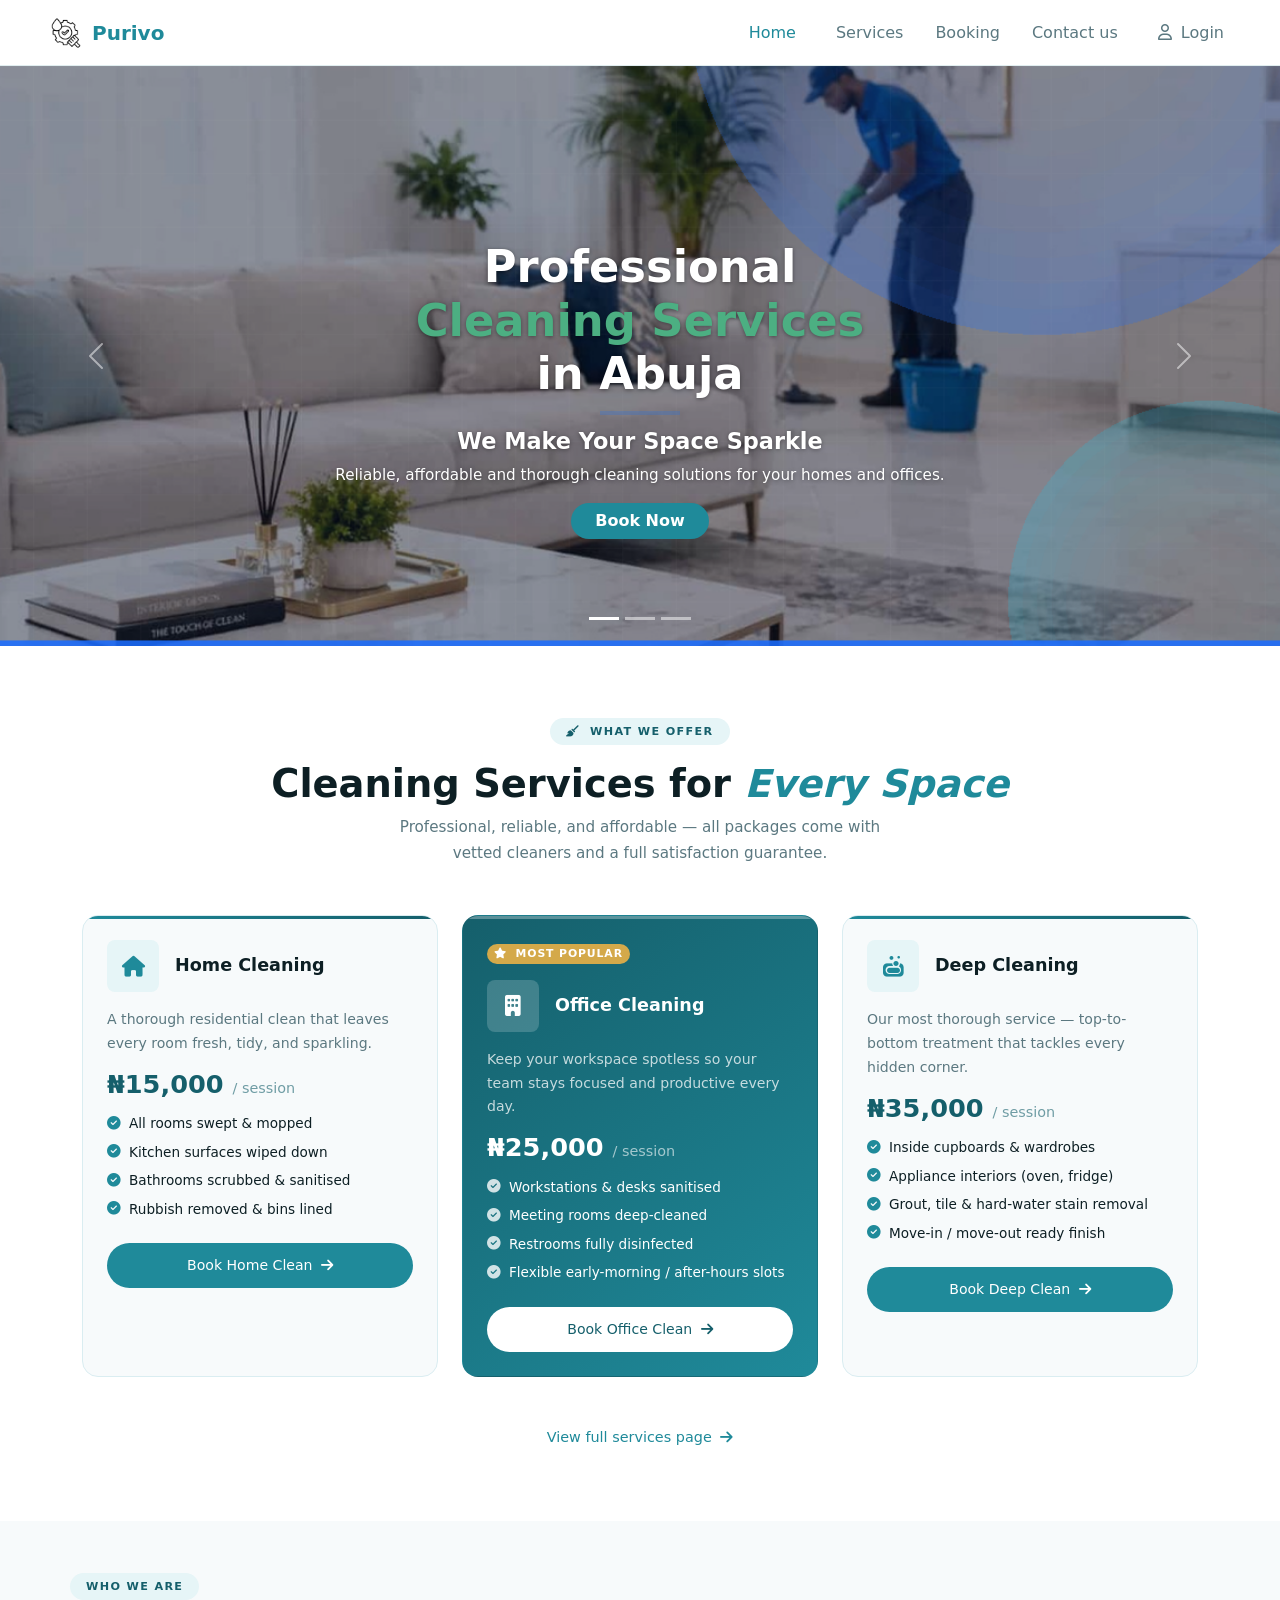
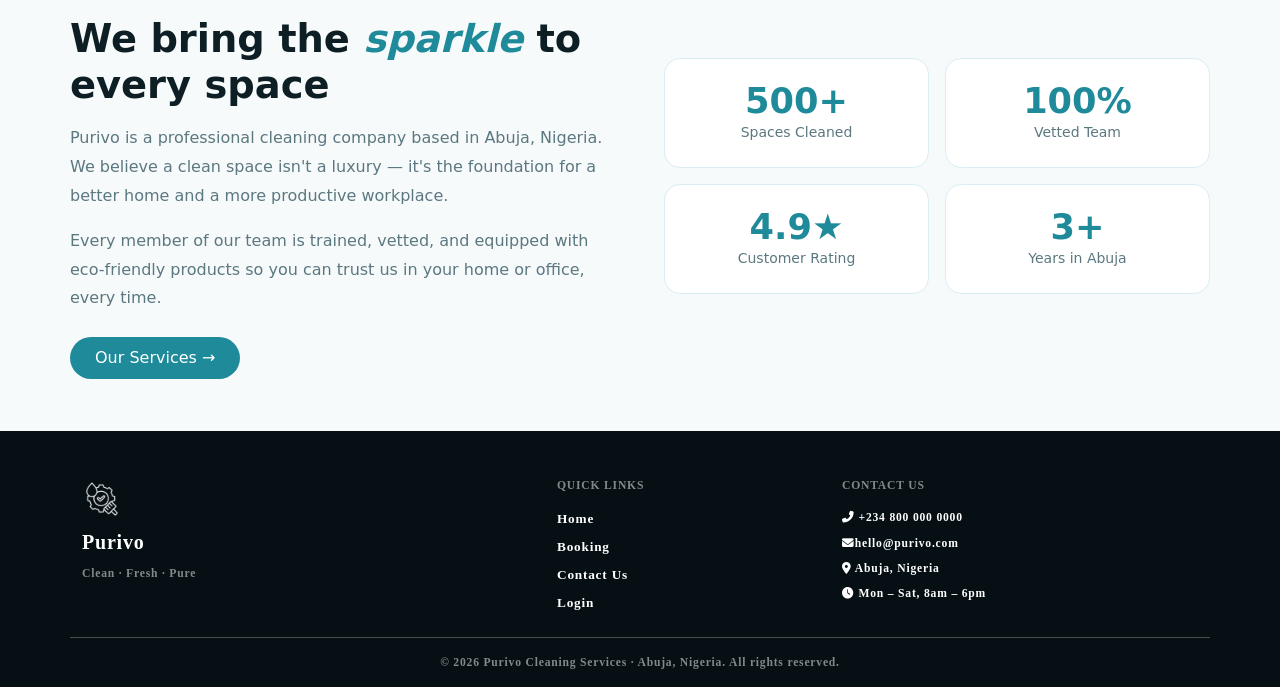
<file: index.html>
<!DOCTYPE html>
<html lang="en">

<head>
    <meta charset="UTF-8">
    <meta name="viewport" content="width=device-width, initial-scale=1.0">
    <link rel="shortcut icon" href="./asset/img/8232913-200.png" type="image/x-icon">
    <link href="https://cdn.jsdelivr.net/npm/bootstrap@5.3.3/dist/css/bootstrap.min.css" rel="stylesheet">
    <link rel="stylesheet" href="https://cdnjs.cloudflare.com/ajax/libs/font-awesome/6.5.2/css/all.min.css" />
    <link rel="stylesheet" href="./asset/css/style.css">
    <title>Purivo</title>
</head>

<body>

    <!-- NAVBAR -->
    <nav class="navbar navbar-expand-md sticky-top px-4 px-lg-5">
        <a class="navbar-brand d-flex align-items-center gap-2 fw-bold" href="index.html">
            <img src="./asset/img/8232913-200.png" alt="Purivo Logo" width="36" height="36" style="object-fit:contain;">
            <span style="color: #1f8a9a;">Purivo</span>
        </a>

        <button class="navbar-toggler border-0" type="button" data-bs-toggle="collapse" data-bs-target="#navLinks"
            aria-controls="navLinks" aria-expanded="false" aria-label="Toggle navigation">
            <span class="navbar-toggler-icon"></span>
        </button>

        <div class="collapse navbar-collapse justify-content-end" id="navLinks">
            <ul class="navbar-nav gap-lg-3 fw-medium">
                <li class="nav-item"><a  href="index.html"   class="nav-link px-3 active">Home</a></li>
                <li class="nav-item"><a class="nav-link text-dark"  href="Services.html">Services</a></li>
                <li class="nav-item"><a class="nav-link text-dark" href="booking.html">Booking</a></li>
                <li class="nav-item"><a class="nav-link text-dark" href="Contact.html">Contact us</a></li>
                <li class="nav-item ms-md-2">
        <a href="login.html" class="nav-link nav-login">
          <i class="fa-regular fa-user me-1"></i> Login
        </a>
      </li>
            </ul>
        </div>
    </nav>

    <!-- HERO -->
  
    <main class="hero">
  <div id="carouselExampleIndicators" class="carousel slide">

    <div class="carousel-indicators">
      <button type="button" data-bs-target="#carouselExampleIndicators" data-bs-slide-to="0" class="active" aria-current="true" aria-label="Slide 1"></button>
      <button type="button" data-bs-target="#carouselExampleIndicators" data-bs-slide-to="1" aria-label="Slide 2"></button>
      <button type="button" data-bs-target="#carouselExampleIndicators" data-bs-slide-to="2" aria-label="Slide 3"></button>
    </div>

    <div class="carousel-inner">

      <!-- Slide 1 -->
      <div class="carousel-item active">
        <img src="./asset/img/purivo_slide_1_photo.png" class="d-block w-100" style="object-fit:cover; height:clamp(280px, 60vw, 580px);" alt="Purivo cleaning services">
        <div class="carousel-caption d-block" style="bottom: 15%; text-shadow: 0 1px 4px rgba(0,0,0,0.4);">
          <h2 class="fw-bold" style="font-size: clamp(1.2rem, 4vw, 2.8rem); line-height:1.2;">
            Professional<br>
            <span style="color:#4caf82;">Cleaning Services</span><br>
            in Abuja
          </h2>
          <hr style="width:80px; height:4px; background:#1d6feb; border:none; margin: 10px auto;">
          <p class="fw-semibold mb-1" style="font-size: clamp(0.9rem, 2.5vw, 1.4rem);">We Make Your Space Sparkle</p>
          <p class="mb-3 d-none d-sm-block" style="font-size: clamp(0.8rem, 1.5vw, 0.95rem); line-height:1.6;">
            Reliable, affordable and thorough cleaning solutions for your homes and offices.
          </p>
          <a href="booking.html">
            <button class="btn btn-primary rounded-pill px-4 fw-semibold" style="background:#1f8a9a; border:none; font-size: clamp(0.8rem, 1.5vw, 1rem);">
              Book Now
            </button>
          </a>
        </div>
      </div>

      <!-- Slide 2 -->
      <div class="carousel-item">
        <img src="./asset/img/purivo_slide_3_photo.png" class="d-block w-100" style="object-fit:cover; height:clamp(280px, 60vw, 580px);" alt="Purivo home cleaning">
        <div class="carousel-caption d-block" style="bottom: 15%; text-shadow: 0 1px 4px rgba(0,0,0,0.4);">
          <h2 class="fw-bold" style="font-size: clamp(1.2rem, 4vw, 2.8rem);">Your Home, Spotless</h2>
          <a href="booking.html">
            <button class="btn btn-primary rounded-pill px-4 fw-semibold mt-2" style="background:#1d6feb; border:none;">Book Now</button>
          </a>
        </div>
      </div>

      <!-- Slide 3 -->
      <div class="carousel-item">
        <img src="./asset/img/purivo_slide_4_photo.png" class="d-block w-100" style="object-fit:cover; height:clamp(280px, 60vw, 580px);" alt="Purivo office cleaning">
        <div class="carousel-caption d-block" style="bottom: 15%; text-shadow: 0 1px 4px rgba(0,0,0,0.4);">
          <h2 class="fw-bold" style="font-size: clamp(1.2rem, 4vw, 2.8rem);">Clean Of</h2>
          <a href="booking.html">
            <button class="btn btn-primary rounded-pill px-4 fw-semibold mt-2" style="background:#1d6feb; border:none;">Book Now</button>
          </a>
        </div>
      </div>

    </div>

    <button class="carousel-control-prev" type="button" data-bs-target="#carouselExampleIndicators" data-bs-slide="prev">
      <span class="carousel-control-prev-icon" aria-hidden="true"></span>
      <span class="visually-hidden">Previous</span>
    </button>
    <button class="carousel-control-next" type="button" data-bs-target="#carouselExampleIndicators" data-bs-slide="next">
      <span class="carousel-control-next-icon" aria-hidden="true"></span>
      <span class="visually-hidden">Next</span>
    </button>

  </div>
</main>
<!-- SERVICES SECTION -->
<section class="py-5 bg-white">
  <div class="container py-4">

    <!-- Section Header -->
    <div class="text-center mb-5">
      <span class="badge rounded-pill px-3 py-2 mb-3 d-inline-block"
        style="background:#e6f5f7; color:#155f6b; font-size:.7rem; letter-spacing:.12em;">
        <i class="fa-solid fa-broom me-1"></i> WHAT WE OFFER
      </span>
      <h2 class="fw-bold" style="font-size:clamp(1.8rem,3vw,2.5rem); color:#0d1f24; line-height:1.2;">
        Cleaning Services for <em style="color:#1f8a9a; font-style:italic;">Every Space</em>
      </h2>
      <p class="mx-auto mt-2" style="color:#5b7880; max-width:500px; font-size:.95rem; line-height:1.7;">
        Professional, reliable, and affordable — all packages come with vetted cleaners and a full satisfaction guarantee.
      </p>
    </div>

    <!-- Cards -->
    <div class="row g-4 justify-content-center">

      <!-- Home Cleaning -->
      <div class="col-12 col-md-6 col-lg-4">
        <div class="h-100 p-4 rounded-4 position-relative overflow-hidden"
          style="background:#f7fafb; border:1.5px solid #daedf1; transition:transform .3s, box-shadow .3s;"
          onmouseover="this.style.transform='translateY(-6px)'; this.style.boxShadow='0 16px 40px rgba(31,138,154,.13)'; this.style.borderColor='#a8dce4';"
          onmouseout="this.style.transform=''; this.style.boxShadow=''; this.style.borderColor='#daedf1';">

          <!-- top accent bar -->
          <div style="position:absolute; top:0; left:0; right:0; height:3px;
            background:linear-gradient(90deg,#1f8a9a,#155f6b); border-radius:16px 16px 0 0;"></div>

          <div class="d-flex align-items-center gap-3 mb-3">
            <div class="rounded-3 d-flex align-items-center justify-content-center flex-shrink-0"
              style="width:52px;height:52px;background:#e6f5f7;color:#1f8a9a;font-size:1.3rem;">
              <i class="fa-solid fa-house"></i>
            </div>
            <h5 class="fw-bold mb-0" style="color:#0d1f24; font-size:1.1rem;">Home Cleaning</h5>
          </div>

          <p style="color:#5b7880; font-size:.88rem; line-height:1.7;" class="mb-3">
            A thorough residential clean that leaves every room fresh, tidy, and sparkling.
          </p>

          <div class="fw-bold mb-3" style="font-size:1.6rem; color:#155f6b; line-height:1;">
            ₦15,000 <span style="font-size:.9rem; font-weight:400; opacity:.6;">/ session</span>
          </div>

          <ul class="list-unstyled mb-4">
            <li class="d-flex align-items-center gap-2 mb-2" style="font-size:.85rem; color:#0d1f24;">
              <i class="fa-solid fa-circle-check" style="color:#1f8a9a; flex-shrink:0;"></i> All rooms swept &amp; mopped
            </li>
            <li class="d-flex align-items-center gap-2 mb-2" style="font-size:.85rem; color:#0d1f24;">
              <i class="fa-solid fa-circle-check" style="color:#1f8a9a; flex-shrink:0;"></i> Kitchen surfaces wiped down
            </li>
            <li class="d-flex align-items-center gap-2 mb-2" style="font-size:.85rem; color:#0d1f24;">
              <i class="fa-solid fa-circle-check" style="color:#1f8a9a; flex-shrink:0;"></i> Bathrooms scrubbed &amp; sanitised
            </li>
            <li class="d-flex align-items-center gap-2" style="font-size:.85rem; color:#0d1f24;">
              <i class="fa-solid fa-circle-check" style="color:#1f8a9a; flex-shrink:0;"></i> Rubbish removed &amp; bins lined
            </li>
          </ul>

          <a href="booking.html" class="btn w-100 rounded-pill text-white fw-500"
            style="background:#1f8a9a; font-size:.88rem; padding:.7rem;">
            Book Home Clean <i class="fa-solid fa-arrow-right ms-1"></i>
          </a>
        </div>
      </div>

      <!-- Office Cleaning (featured) -->
      <div class="col-12 col-md-6 col-lg-4">
        <div class="h-100 p-4 rounded-4 position-relative overflow-hidden"
          style="background:linear-gradient(145deg,#155f6b 0%,#1f8a9a 100%); border:1.5px solid transparent; transition:transform .3s, box-shadow .3s;"
          onmouseover="this.style.transform='translateY(-6px)'; this.style.boxShadow='0 16px 40px rgba(31,138,154,.25)';"
          onmouseout="this.style.transform=''; this.style.boxShadow='';">

          <div style="position:absolute; top:0; left:0; right:0; height:3px;
            background:rgba(255,255,255,.3); border-radius:16px 16px 0 0;"></div>

          <!-- Popular badge -->
          <span class="badge rounded-pill mb-3 d-inline-block"
            style="background:#d4a94a; color:#fff; font-size:.68rem; letter-spacing:.08em;">
            <i class="fa-solid fa-star me-1"></i> MOST POPULAR
          </span>

          <div class="d-flex align-items-center gap-3 mb-3">
            <div class="rounded-3 d-flex align-items-center justify-content-center flex-shrink-0"
              style="width:52px;height:52px;background:rgba(255,255,255,.18);color:#fff;font-size:1.3rem;">
              <i class="fa-solid fa-building"></i>
            </div>
            <h5 class="fw-bold mb-0" style="color:#fff; font-size:1.1rem;">Office Cleaning</h5>
          </div>

          <p style="color:rgba(255,255,255,.75); font-size:.88rem; line-height:1.7;" class="mb-3">
            Keep your workspace spotless so your team stays focused and productive every day.
          </p>

          <div class="fw-bold mb-3" style="font-size:1.6rem; color:#fff; line-height:1;">
            ₦25,000 <span style="font-size:.9rem; font-weight:400; opacity:.6;">/ session</span>
          </div>

          <ul class="list-unstyled mb-4">
            <li class="d-flex align-items-center gap-2 mb-2" style="font-size:.85rem; color:#fff;">
              <i class="fa-solid fa-circle-check" style="color:rgba(255,255,255,.8); flex-shrink:0;"></i> Workstations &amp; desks sanitised
            </li>
            <li class="d-flex align-items-center gap-2 mb-2" style="font-size:.85rem; color:#fff;">
              <i class="fa-solid fa-circle-check" style="color:rgba(255,255,255,.8); flex-shrink:0;"></i> Meeting rooms deep-cleaned
            </li>
            <li class="d-flex align-items-center gap-2 mb-2" style="font-size:.85rem; color:#fff;">
              <i class="fa-solid fa-circle-check" style="color:rgba(255,255,255,.8); flex-shrink:0;"></i> Restrooms fully disinfected
            </li>
            <li class="d-flex align-items-center gap-2" style="font-size:.85rem; color:#fff;">
              <i class="fa-solid fa-circle-check" style="color:rgba(255,255,255,.8); flex-shrink:0;"></i> Flexible early-morning / after-hours slots
            </li>
          </ul>

          <a href="booking.html" class="btn w-100 rounded-pill fw-500"
            style="background:#fff; color:#155f6b; font-size:.88rem; padding:.7rem;">
            Book Office Clean <i class="fa-solid fa-arrow-right ms-1"></i>
          </a>
        </div>
      </div>

      <!-- Deep Cleaning -->
      <div class="col-12 col-md-6 col-lg-4">
        <div class="h-100 p-4 rounded-4 position-relative overflow-hidden"
          style="background:#f7fafb; border:1.5px solid #daedf1; transition:transform .3s, box-shadow .3s;"
          onmouseover="this.style.transform='translateY(-6px)'; this.style.boxShadow='0 16px 40px rgba(31,138,154,.13)'; this.style.borderColor='#a8dce4';"
          onmouseout="this.style.transform=''; this.style.boxShadow=''; this.style.borderColor='#daedf1';">

          <div style="position:absolute; top:0; left:0; right:0; height:3px;
            background:linear-gradient(90deg,#1f8a9a,#155f6b); border-radius:16px 16px 0 0;"></div>

          <div class="d-flex align-items-center gap-3 mb-3">
            <div class="rounded-3 d-flex align-items-center justify-content-center flex-shrink-0"
              style="width:52px;height:52px;background:#e6f5f7;color:#1f8a9a;font-size:1.3rem;">
              <i class="fa-solid fa-soap"></i>
            </div>
            <h5 class="fw-bold mb-0" style="color:#0d1f24; font-size:1.1rem;">Deep Cleaning</h5>
          </div>

          <p style="color:#5b7880; font-size:.88rem; line-height:1.7;" class="mb-3">
            Our most thorough service — top-to-bottom treatment that tackles every hidden corner.
          </p>

          <div class="fw-bold mb-3" style="font-size:1.6rem; color:#155f6b; line-height:1;">
            ₦35,000 <span style="font-size:.9rem; font-weight:400; opacity:.6;">/ session</span>
          </div>

          <ul class="list-unstyled mb-4">
            <li class="d-flex align-items-center gap-2 mb-2" style="font-size:.85rem; color:#0d1f24;">
              <i class="fa-solid fa-circle-check" style="color:#1f8a9a; flex-shrink:0;"></i> Inside cupboards &amp; wardrobes
            </li>
            <li class="d-flex align-items-center gap-2 mb-2" style="font-size:.85rem; color:#0d1f24;">
              <i class="fa-solid fa-circle-check" style="color:#1f8a9a; flex-shrink:0;"></i> Appliance interiors (oven, fridge)
            </li>
            <li class="d-flex align-items-center gap-2 mb-2" style="font-size:.85rem; color:#0d1f24;">
              <i class="fa-solid fa-circle-check" style="color:#1f8a9a; flex-shrink:0;"></i> Grout, tile &amp; hard-water stain removal
            </li>
            <li class="d-flex align-items-center gap-2" style="font-size:.85rem; color:#0d1f24;">
              <i class="fa-solid fa-circle-check" style="color:#1f8a9a; flex-shrink:0;"></i> Move-in / move-out ready finish
            </li>
          </ul>

          <a href="booking.html" class="btn w-100 rounded-pill text-white fw-500"
            style="background:#1f8a9a; font-size:.88rem; padding:.7rem;">
            Book Deep Clean <i class="fa-solid fa-arrow-right ms-1"></i>
          </a>
        </div>
      </div>

    </div>

    <!-- View all link -->
    <div class="text-center mt-5">
      <a href="services.html" style="color:#1f8a9a; font-size:.9rem; font-weight:500; text-decoration:none;">
        View full services page <i class="fa-solid fa-arrow-right ms-1"></i>
      </a>
    </div>

  </div>
</section>

<!-- ABOUT US SECTION -->
<section class="py-5" style="background: #f7fafb;">
  <div class="container py-1 ps-0 pe-0">
    <div class="row align-items-center g-5">

      <!-- Left: Text -->
      <div class="col-lg-6">
        <span class="badge rounded-pill mb-3 px-3 py-2" style="background:#e6f5f7; color:#155f6b; font-size:0.7rem; letter-spacing:0.12em;">WHO WE ARE</span>
        <h2 class="fw-bold mb-3" style="font-size: clamp(1.8rem, 3vw, 2.5rem); color:#0d1f24; line-height:1.2;">
          We bring the <em style="color:#1f8a9a; font-style:italic;">sparkle</em> to every space
        </h2>
        <p class="mb-3" style="color:#5b7880; line-height:1.8;">
          Purivo is a professional cleaning company based in Abuja, Nigeria. We believe a clean space isn't a luxury — it's the foundation for a better home and a more productive workplace.
        </p>
        <p class="mb-4" style="color:#5b7880; line-height:1.8;">
          Every member of our team is trained, vetted, and equipped with eco-friendly products so you can trust us in your home or office, every time.
        </p>
        <a href="service.html" class="btn rounded-pill px-4 py-2 text-white" style="background:#1f8a9a; font-weight:500;">
          Our Services &rarr;
        </a>
      </div>

      <!-- Right: Stats Grid -->
      <div class="col-lg-6">
        <div class="row g-3">

          <div class="col-6">
            <div class="text-center p-4 rounded-4 bg-white" style="border:1.5px solid #daedf1;">
              <div class="fw-bold mb-1" style="font-size:2.2rem; color:#1f8a9a; line-height:1;">500+</div>
              <div class="small" style="color:#5b7880;">Spaces Cleaned</div>
            </div>
          </div>

          <div class="col-6">
            <div class="text-center p-4 rounded-4 bg-white" style="border:1.5px solid #daedf1;">
              <div class="fw-bold mb-1" style="font-size:2.2rem; color:#1f8a9a; line-height:1;">100%</div>
              <div class="small" style="color:#5b7880;">Vetted Team</div>
            </div>
          </div>

          <div class="col-6">
            <div class="text-center p-4 rounded-4 bg-white" style="border:1.5px solid #daedf1;">
              <div class="fw-bold mb-1" style="font-size:2.2rem; color:#1f8a9a; line-height:1;">4.9★</div>
              <div class="small" style="color:#5b7880;">Customer Rating</div>
            </div>
          </div>

          <div class="col-6">
            <div class="text-center p-4 rounded-4 bg-white" style="border:1.5px solid #daedf1;">
              <div class="fw-bold mb-1" style="font-size:2.2rem; color:#1f8a9a; line-height:1;">3+</div>
              <div class="small" style="color:#5b7880;">Years in Abuja</div>
            </div>
          </div>

        </div>
      </div>

    </div>
  </div>
</section>


    <!-- FOOTER -->
    <footer class="footer-bg text-white pt-5 pb-0">
        <div class="container">
            <div class="row g-4 pb-4 border-bottom border-white border-opacity-25">

                <div class="col-12 col-md-5">
                    <div class="d-flex flex-column gap-2">
                        <img src="./asset/img/8232913-200.png" alt="Purivo Logo" width="40"
                            style="filter: brightness(0) invert(1); object-fit:contain;">
                        <span class="fw-bold fs-5">Purivo</span>
                        <p class="small text-white-50 mb-0">Clean · Fresh · Pure</p>
                    </div>
                </div>

                <div class="col-6 col-md-3">
                    <h6 class="text-uppercase text-white-50 fw-bold small mb-3">Quick Links</h6>
                    <div class="d-flex flex-column gap-2">
                        <a href="index.html" class="text-white-75 text-decoration-none footer-link">Home</a>
                        <a href="booking.html" class="text-white-75 text-decoration-none footer-link">Booking</a>
                        <a href="contact.html" class="text-white-75 text-decoration-none footer-link">Contact Us</a>
                        <a href="login.html" class="text-white-75 text-decoration-none footer-link">Login</a>
                    </div>
                </div>

                <div class="col-6 col-md-4">
                    <h6 class="text-uppercase text-white-50 fw-bold small mb-3">Contact Us</h6>
                    <div class="d-flex flex-column gap-2 small">
                        <a href="tel:+2348000000000" class="text-white-75 text-decoration-none footer-link"><i class="fas fa-phone-alt"></i> +234 800
                            000 0000</a>
                        <a href="mailto:hello@purivo.com" class="text-white-75 text-decoration-none footer-link"><i class="fas fa-envelope"></i>hello@purivo.com</a>
                        <p class="text-white-75 mb-0"><i class="fas fa-map-marker-alt"></i> Abuja, Nigeria</p>
                        <p class="text-white-75 mb-0"><i class="fas fa-clock"></i> Mon – Sat, 8am – 6pm</p>
                    </div>
                </div>

            </div>
            <p class="text-center text-white-50 py-3 small mb-0">
                © 2026 Purivo Cleaning Services · Abuja, Nigeria. All rights reserved.
            </p>
        </div>
    </footer>

    <script src="https://cdn.jsdelivr.net/npm/bootstrap@5.3.3/dist/js/bootstrap.bundle.min.js"></script>
</body>

</html>
</file>
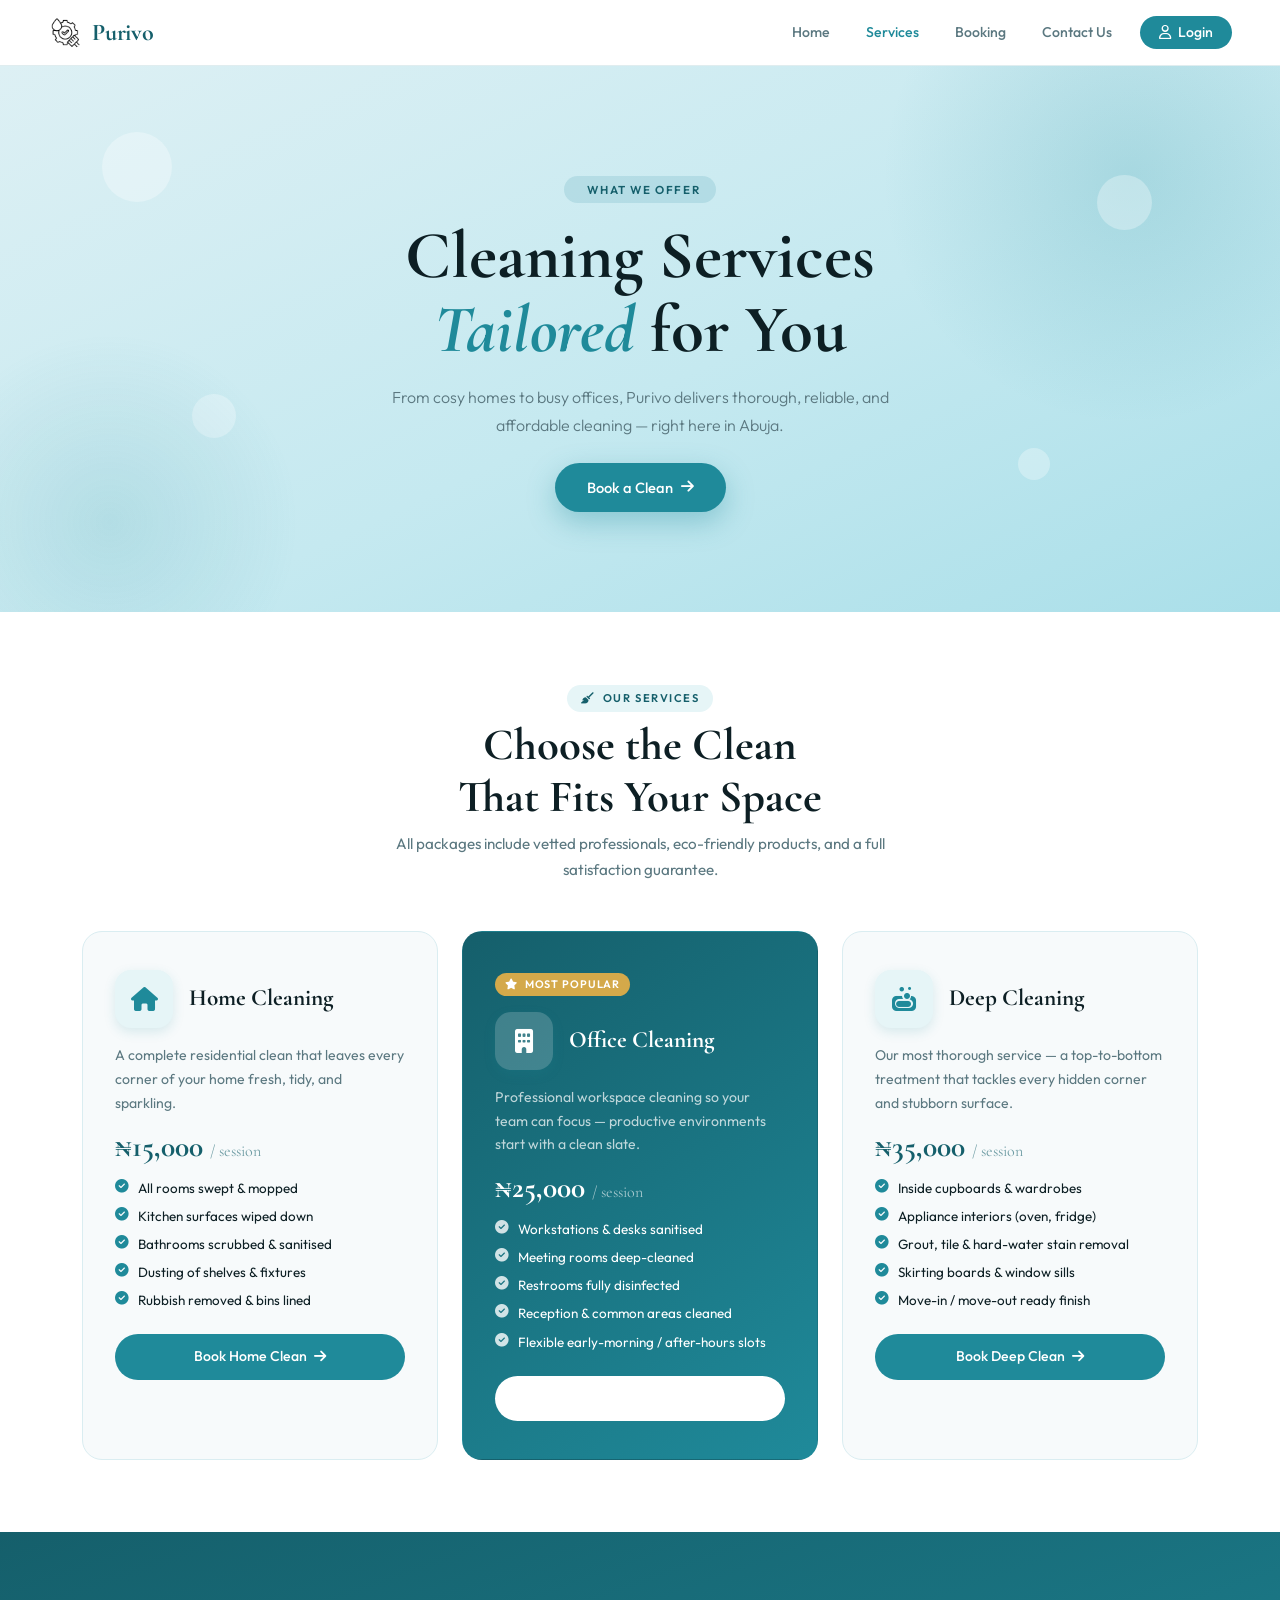
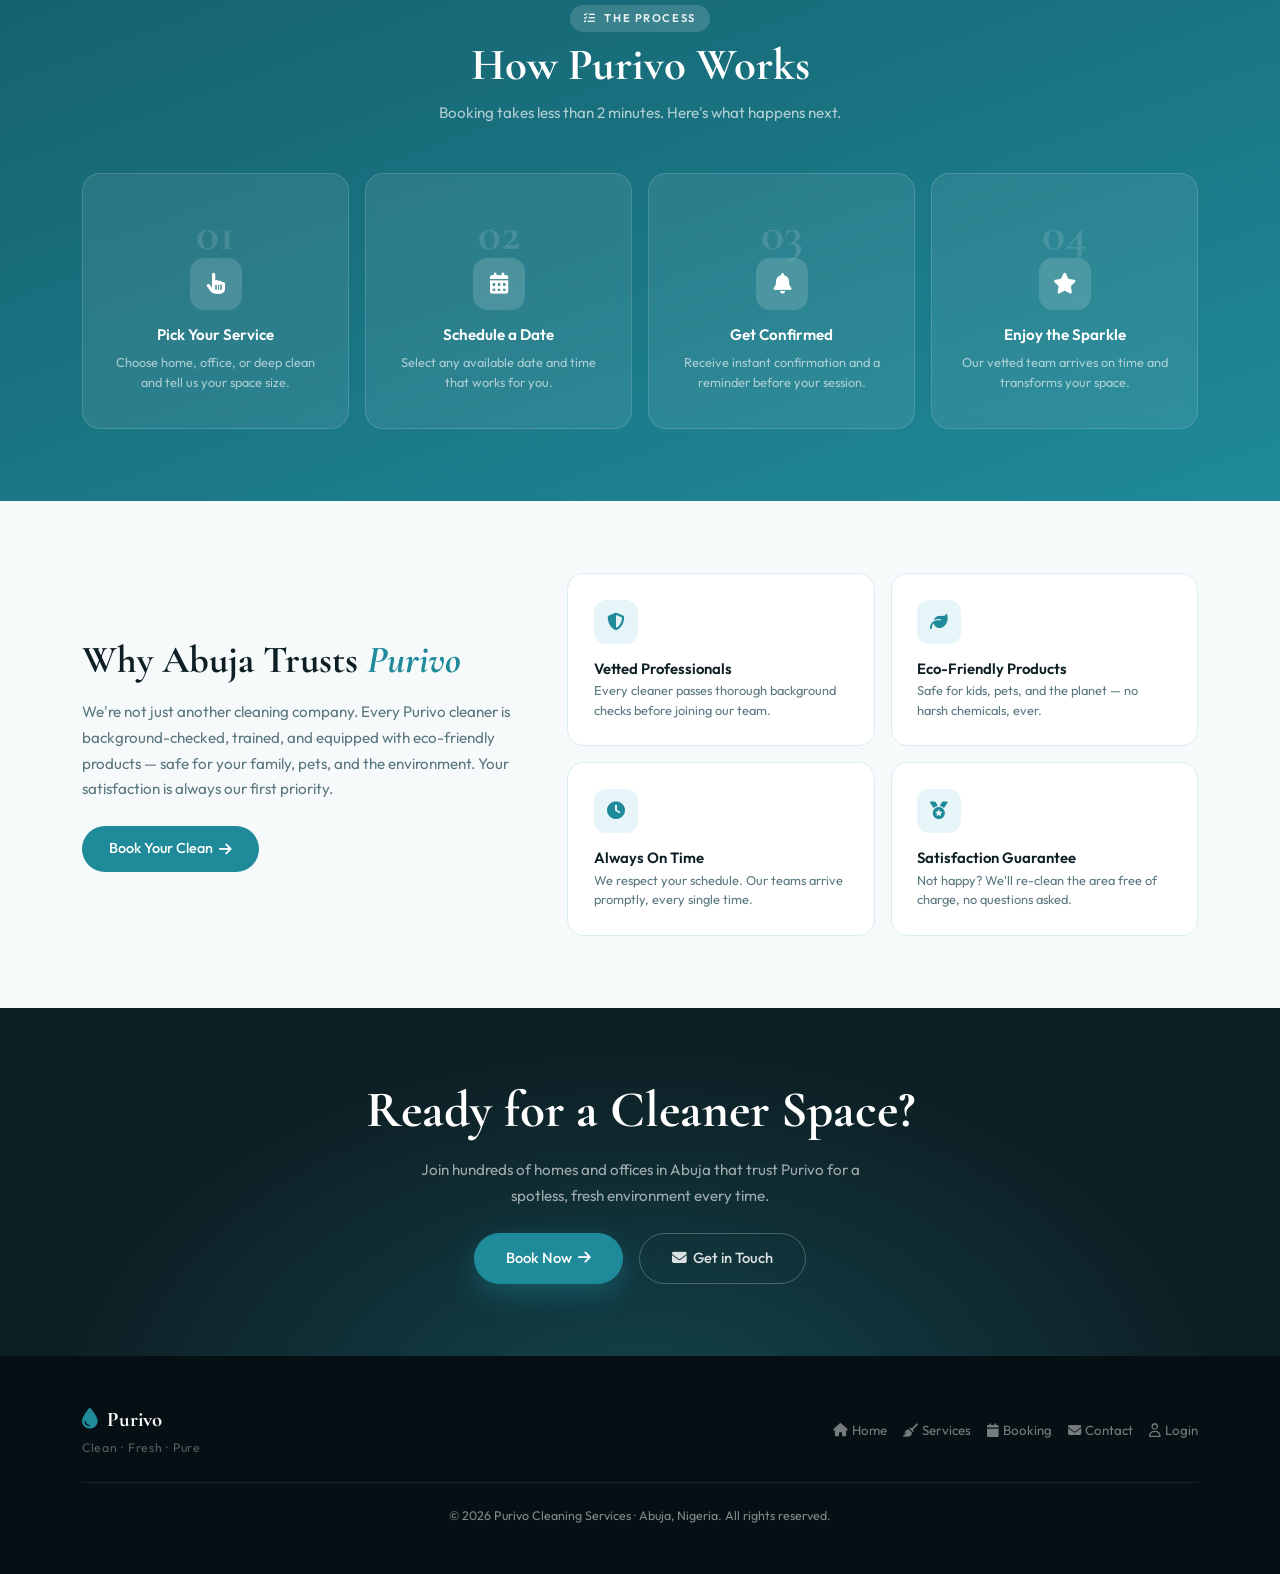
<file: Service.html>
<!DOCTYPE html>
<html lang="en">
<head>
  <meta charset="UTF-8" />
  <meta name="viewport" content="width=device-width, initial-scale=1.0"/>
  <title>Our Services – Purivo Cleaning</title>

  <!-- Bootstrap 5 -->
  <link href="https://cdn.jsdelivr.net/npm/bootstrap@5.3.0/dist/css/bootstrap.min.css" rel="stylesheet"/>
  <!-- Font Awesome 6 -->
  <link href="https://cdnjs.cloudflare.com/ajax/libs/font-awesome/6.5.0/css/all.min.css" rel="stylesheet"/>
  <!-- Google Fonts -->
  <link href="https://fonts.googleapis.com/css2?family=Cormorant+Garamond:ital,wght@0,500;0,700;1,500&family=Outfit:wght@300;400;500;600&display=swap" rel="stylesheet"/>

  <style>
    /* ── BRAND TOKENS ── */
    :root {
      --teal:      #1f8a9a;
      --teal-dark: #155f6b;
      --teal-pale: #e6f5f7;
      --teal-mid:  #a8dce4;
      --ink:       #0d1f24;
      --muted:     #5b7880;
      --cream:     #f7fafb;
      --gold:      #d4a94a;
    }

    html { scroll-behavior: smooth; }
    body { font-family: 'Outfit', sans-serif; color: var(--ink); overflow-x: hidden; }

    /* ── NAV ── */
    .navbar {
      height: 66px;
      backdrop-filter: blur(14px);
      background: rgba(255,255,255,.92) !important;
      border-bottom: 1px solid #e0edef;
    }
    .navbar-brand {
      font-family: 'Cormorant Garamond', serif;
      font-size: 1.5rem; font-weight: 700;
      color: var(--teal-dark) !important; letter-spacing: -.01em;
    }
    .navbar-brand img { width: 36px; height: 36px; border-radius: 50%; }
    .nav-link { font-size: .88rem; font-weight: 500; color: var(--muted) !important; transition: color .2s; }
    .nav-link:hover, .nav-link.active { color: var(--teal) !important; }
    .nav-login {
      background: var(--teal) !important; color: #fff !important;
      border-radius: 100px; padding: .4rem 1.2rem !important;
      transition: background .2s !important;
    }
    .nav-login:hover { background: var(--teal-dark) !important; }

    /* ── HERO ── */
    .hero {
      position: relative; overflow: hidden;
      padding: 110px 0 100px;
      background: linear-gradient(155deg, #ddf0f4 0%, #c5e9f0 55%, #aadfe9 100%);
    }
    .hero::before {
      content: ''; position: absolute;
      width: 500px; height: 500px; border-radius: 50%;
      background: radial-gradient(circle, rgba(31,138,154,.18) 0%, transparent 70%);
      top: -140px; right: -100px; pointer-events: none;
    }
    .hero::after {
      content: ''; position: absolute;
      width: 380px; height: 380px; border-radius: 50%;
      background: radial-gradient(circle, rgba(31,138,154,.13) 0%, transparent 70%);
      bottom: -100px; left: -80px; pointer-events: none;
    }
    .bubble {
      position: absolute; border-radius: 50%;
      background: rgba(255,255,255,.3);
      animation: float 7s ease-in-out infinite;
      pointer-events: none;
    }
    .b1{width:70px;height:70px;top:12%;left:8%;animation-delay:0s}
    .b2{width:44px;height:44px;top:60%;left:15%;animation-delay:1.5s}
    .b3{width:55px;height:55px;top:20%;right:10%;animation-delay:3s}
    .b4{width:32px;height:32px;top:70%;right:18%;animation-delay:2s}
    @keyframes float {
      0%,100%{transform:translateY(0) scale(1)}
      50%{transform:translateY(-18px) scale(1.05)}
    }
    .hero-label {
      display: inline-block;
      background: rgba(31,138,154,.14); color: var(--teal-dark);
      font-size: .72rem; font-weight: 600; letter-spacing: .14em; text-transform: uppercase;
      padding: 5px 16px; border-radius: 100px;
      animation: fadeUp .6s ease both;
    }
    .hero h1 {
      font-family: 'Cormorant Garamond', serif;
      font-size: clamp(2.6rem, 5.5vw, 4.2rem);
      font-weight: 700; line-height: 1.1; color: var(--ink);
      animation: fadeUp .7s .1s ease both;
    }
    .hero h1 em { color: var(--teal); font-style: italic; }
    .hero .sub {
      color: var(--muted); font-weight: 300; line-height: 1.75; font-size: 1rem;
      animation: fadeUp .7s .2s ease both;
    }
    .hero-cta {
      display: inline-flex; align-items: center; gap: 8px;
      background: var(--teal); color: #fff !important;
      text-decoration: none; padding: .85rem 2rem;
      border-radius: 100px; font-weight: 500; font-size: .92rem;
      box-shadow: 0 10px 28px rgba(31,138,154,.35);
      transition: transform .25s, box-shadow .25s;
      animation: fadeUp .7s .3s ease both;
    }
    .hero-cta:hover { transform: translateY(-3px); box-shadow: 0 16px 36px rgba(31,138,154,.4); }
    @keyframes fadeUp {
      from{opacity:0;transform:translateY(22px)}
      to{opacity:1;transform:translateY(0)}
    }

    /* ── SECTION LABELS ── */
    .sec-tag {
      display: inline-block;
      background: var(--teal-pale); color: var(--teal-dark);
      font-size: .7rem; font-weight: 600; letter-spacing: .14em; text-transform: uppercase;
      padding: 5px 14px; border-radius: 100px;
    }
    .sec-title {
      font-family: 'Cormorant Garamond', serif;
      font-size: clamp(1.9rem, 3.5vw, 3rem); font-weight: 700;
      color: var(--ink); line-height: 1.15;
    }
    .sec-sub { color: var(--muted); font-size: .95rem; line-height: 1.7; }

    /* ── SERVICE CARDS ── */
    .service-card {
      background: var(--cream);
      border: 1.5px solid #daedf1 !important;
      border-radius: 20px !important;
      padding: 2.4rem 2rem;
      position: relative; overflow: hidden;
      transition: transform .3s, box-shadow .3s, border-color .3s;
      height: 100%;
    }
    .service-card:hover {
      transform: translateY(-8px);
      box-shadow: 0 20px 50px rgba(31,138,154,.14) !important;
      border-color: var(--teal-mid) !important;
    }
    .card-accent {
      position: absolute; top: 0; left: 0; right: 0; height: 4px;
      background: linear-gradient(90deg, var(--teal), var(--teal-dark));
      border-radius: 20px 20px 0 0;
      transform: scaleX(0); transform-origin: left;
      transition: transform .35s ease;
    }
    .service-card:hover .card-accent { transform: scaleX(1); }

    /* Featured card */
    .service-card.featured {
      background: linear-gradient(145deg, var(--teal-dark) 0%, var(--teal) 100%);
      border-color: transparent !important;
    }
    .service-card.featured .card-title,
    .service-card.featured .price { color: #fff; }
    .service-card.featured .card-text { color: rgba(255,255,255,.72); }
    .service-card.featured .feat-item { color: #fff; }
    .service-card.featured .feat-item .fa-circle-check { color: rgba(255,255,255,.8); }
    .service-card.featured .card-btn { background: #fff; color: var(--teal-dark); }
    .service-card.featured .card-btn:hover { background: rgba(255,255,255,.85); }
    .service-card.featured .pop-badge { display: inline-block; }
    .service-card.featured .card-accent { background: rgba(255,255,255,.3); }
    .service-card.featured .icon-wrap { background: rgba(255,255,255,.18); color: #fff; }

    .pop-badge {
      display: none;
      background: var(--gold); color: #fff;
      font-size: .68rem; font-weight: 600; letter-spacing: .08em; text-transform: uppercase;
      padding: 3px 10px; border-radius: 100px;
    }

    /* Icon wrap */
    .icon-wrap {
      width: 58px; height: 58px; border-radius: 16px;
      background: var(--teal-pale); color: var(--teal);
      display: flex; align-items: center; justify-content: center;
      font-size: 1.5rem;
      box-shadow: 0 4px 12px rgba(31,138,154,.15);
      flex-shrink: 0;
    }

    .card-title {
      font-family: 'Cormorant Garamond', serif;
      font-size: 1.45rem; font-weight: 700; color: var(--ink);
    }
    .card-text { color: var(--muted); font-size: .88rem; line-height: 1.7; }
    .price {
      font-family: 'Cormorant Garamond', serif;
      font-size: 1.85rem; font-weight: 700; color: var(--teal-dark); line-height: 1;
    }
    .price span { font-size: 1rem; font-weight: 400; opacity: .6; }

    /* Feature list */
    .feat-list { list-style: none; padding: 0; margin: 0; }
    .feat-item {
      font-size: .84rem; color: var(--ink);
      display: flex; align-items: flex-start; gap: 9px;
      margin-bottom: .5rem;
    }
    .feat-item .fa-circle-check { color: var(--teal); font-size: .85rem; margin-top: 2px; flex-shrink: 0; }

    .card-btn {
      display: block; width: 100%; text-align: center;
      background: var(--teal); color: #fff !important;
      text-decoration: none; padding: .75rem 1rem;
      border-radius: 100px; font-weight: 500; font-size: .88rem;
      transition: background .2s, transform .2s;
    }
    .card-btn:hover { background: var(--teal-dark); transform: scale(1.02); }

    /* ── HOW IT WORKS ── */
    .how-section {
      background: linear-gradient(160deg, var(--teal-dark) 0%, #1f8a9a 100%);
    }
    .how-section .sec-tag { background: rgba(255,255,255,.15); color: rgba(255,255,255,.9); }
    .how-section .sec-title { color: #fff; }
    .how-section .sec-sub { color: rgba(255,255,255,.65); }

    .step-card {
      text-align: center; padding: 2.2rem 1.4rem;
      background: rgba(255,255,255,.08);
      border: 1px solid rgba(255,255,255,.14) !important;
      border-radius: 18px !important; backdrop-filter: blur(6px);
      transition: background .3s, transform .3s;
      height: 100%;
    }
    .step-card:hover { background: rgba(255,255,255,.16); transform: translateY(-5px); }
    .step-num {
      font-family: 'Cormorant Garamond', serif;
      font-size: 3rem; font-weight: 700;
      color: rgba(255,255,255,.13); line-height: 1;
    }
    .step-icon {
      width: 52px; height: 52px; border-radius: 14px;
      background: rgba(255,255,255,.15);
      display: flex; align-items: center; justify-content: center;
      font-size: 1.3rem; color: #fff; margin: 0 auto;
    }
    .step-card h4 { font-size: .95rem; font-weight: 600; color: #fff; }
    .step-card p { font-size: .8rem; color: rgba(255,255,255,.6); line-height: 1.6; }

    /* ── WHY PURIVO ── */
    .why-section { background: var(--cream); }
    .why-title {
      font-family: 'Cormorant Garamond', serif;
      font-size: clamp(1.8rem,3vw,2.7rem); font-weight: 700;
      color: var(--ink); line-height: 1.2;
    }
    .why-title em { color: var(--teal); font-style: italic; }
    .why-link {
      display: inline-flex; align-items: center; gap: 6px;
      background: var(--teal); color: #fff !important;
      text-decoration: none; padding: .75rem 1.7rem;
      border-radius: 100px; font-weight: 500; font-size: .9rem;
      transition: background .2s;
    }
    .why-link:hover { background: var(--teal-dark); }

    .perk-card {
      background: #fff; border: 1.5px solid #daedf1 !important;
      border-radius: 16px !important; padding: 1.6rem;
      transition: box-shadow .3s, transform .3s; height: 100%;
    }
    .perk-card:hover { box-shadow: 0 8px 28px rgba(31,138,154,.12); transform: translateY(-3px); }
    .perk-icon {
      width: 44px; height: 44px; border-radius: 12px;
      background: var(--teal-pale); color: var(--teal);
      display: flex; align-items: center; justify-content: center;
      font-size: 1.1rem;
    }
    .perk-card h4 { font-size: .93rem; font-weight: 600; color: var(--ink); }
    .perk-card p { font-size: .8rem; color: var(--muted); line-height: 1.5; }

    /* ── CTA ── */
    .cta-section {
      background: var(--ink);
      position: relative; overflow: hidden;
    }
    .cta-section::before {
      content: ''; position: absolute; inset: 0;
      background: radial-gradient(ellipse at 50% 120%, rgba(31,138,154,.35) 0%, transparent 65%);
      pointer-events: none;
    }
    .cta-section h2 {
      font-family: 'Cormorant Garamond', serif;
      font-size: clamp(2rem,4vw,3.2rem); font-weight: 700; color: #fff;
    }
    .cta-section p { color: rgba(255,255,255,.6); font-size: .95rem; line-height: 1.7; }
    .btn-teal {
      background: var(--teal); color: #fff !important;
      text-decoration: none; padding: .85rem 2rem;
      border-radius: 100px; font-weight: 500; font-size: .92rem;
      box-shadow: 0 10px 28px rgba(31,138,154,.4);
      transition: transform .25s, box-shadow .25s;
      display: inline-flex; align-items: center; gap: 6px;
    }
    .btn-teal:hover { transform: translateY(-3px); box-shadow: 0 16px 36px rgba(31,138,154,.5); }
    .btn-ghost {
      border: 1.5px solid rgba(255,255,255,.25); color: rgba(255,255,255,.85) !important;
      text-decoration: none; padding: .85rem 2rem;
      border-radius: 100px; font-weight: 500; font-size: .92rem;
      transition: border-color .2s, color .2s;
      display: inline-flex; align-items: center; gap: 6px;
    }
    .btn-ghost:hover { border-color: rgba(255,255,255,.6); color: #fff !important; }

    /* ── FOOTER ── */
    .site-footer { background: #061014; color: rgba(255,255,255,.5); }
    .f-logo { font-family: 'Cormorant Garamond',serif; font-size:1.3rem; font-weight:700; color:#fff; }
    .f-tag  { font-size:.77rem; color:rgba(255,255,255,.32); letter-spacing:.06em; }
    .f-links a { text-decoration:none; font-size:.83rem; color:rgba(255,255,255,.45); transition:color .2s; }
    .f-links a:hover { color:#fff; }
    .f-copy { font-size:.78rem; }
  </style>
</head>
<body>

<!-- ── NAV ── -->
<nav class="navbar navbar-expand-md sticky-top px-4 px-lg-5">
  <a href="index.html" class="navbar-brand d-flex align-items-center gap-2">
    <img src="asset/img/8232913-200.png" alt="Purivo Logo"/>
    Purivo
  </a>
  <button class="navbar-toggler border-0 shadow-none" type="button"
    data-bs-toggle="collapse" data-bs-target="#navMenu" aria-label="Toggle navigation">
    <span class="navbar-toggler-icon"></span>
  </button>
  <div class="collapse navbar-collapse justify-content-end" id="navMenu">
    <ul class="navbar-nav align-items-md-center gap-1 py-3 py-md-0">
      <li class="nav-item"><a href="index.html" class="nav-link px-3">Home</a></li>
      <li class="nav-item"><a href="services.html" class="nav-link px-3 active">Services</a></li>
      <li class="nav-item"><a href="booking.html" class="nav-link px-3">Booking</a></li>
      <li class="nav-item"><a href="Contact.html" class="nav-link px-3">Contact Us</a></li>
      <li class="nav-item ms-md-2">
        <a href="login.html" class="nav-link nav-login">
          <i class="fa-regular fa-user me-1"></i> Login
        </a>
      </li>
    </ul>
  </div>
</nav>

<!-- ── HERO ── -->
<section class="hero text-center">
  <div class="bubble b1"></div>
  <div class="bubble b2"></div>
  <div class="bubble b3"></div>
  <div class="bubble b4"></div>
  <div class="container position-relative">
    <div class="hero-label mb-3">
      <i class="fa-solid fa-sparkles me-1"></i> What We Offer
    </div>
    <h1 class="mb-3">Cleaning Services<br><em>Tailored</em> for You</h1>
    <p class="sub mx-auto mb-4" style="max-width:520px;">
      From cosy homes to busy offices, Purivo delivers thorough, reliable, and affordable cleaning — right here in Abuja.
    </p>
    <a href="booking.html" class="hero-cta">
      Book a Clean <i class="fa-solid fa-arrow-right"></i>
    </a>
  </div>
</section>

<!-- ── SERVICE CARDS ── -->
<section class="py-5 bg-white">
  <div class="container py-4">
    <div class="text-center mb-5">
      <span class="sec-tag"><i class="fa-solid fa-broom me-1"></i> Our Services</span>
      <h2 class="sec-title mt-2 mb-2">Choose the Clean<br>That Fits Your Space</h2>
      <p class="sec-sub mx-auto" style="max-width:500px;">
        All packages include vetted professionals, eco-friendly products, and a full satisfaction guarantee.
      </p>
    </div>

    <div class="row g-4 justify-content-center">

      <!-- Home Cleaning -->
      <div class="col-12 col-md-6 col-lg-4">
        <div class="service-card">
          <div class="card-accent"></div>
          <div class="d-flex align-items-center gap-3 mb-3">
            <div class="icon-wrap"><i class="fa-solid fa-house"></i></div>
            <h3 class="card-title mb-0">Home Cleaning</h3>
          </div>
          <p class="card-text mb-3">A complete residential clean that leaves every corner of your home fresh, tidy, and sparkling.</p>
          <div class="price mb-3">₦15,000 <span>/ session</span></div>
          <ul class="feat-list mb-4">
            <li class="feat-item"><i class="fa-solid fa-circle-check"></i> All rooms swept &amp; mopped</li>
            <li class="feat-item"><i class="fa-solid fa-circle-check"></i> Kitchen surfaces wiped down</li>
            <li class="feat-item"><i class="fa-solid fa-circle-check"></i> Bathrooms scrubbed &amp; sanitised</li>
            <li class="feat-item"><i class="fa-solid fa-circle-check"></i> Dusting of shelves &amp; fixtures</li>
            <li class="feat-item"><i class="fa-solid fa-circle-check"></i> Rubbish removed &amp; bins lined</li>
          </ul>
          <a href="booking.html" class="card-btn">
            Book Home Clean <i class="fa-solid fa-arrow-right ms-1"></i>
          </a>
        </div>
      </div>

      <!-- Office Cleaning (featured) -->
      <div class="col-12 col-md-6 col-lg-4">
        <div class="service-card featured">
          <div class="card-accent"></div>
          <span class="pop-badge mb-3"><i class="fa-solid fa-star me-1"></i> Most Popular</span>
          <div class="d-flex align-items-center gap-3 mb-3">
            <div class="icon-wrap"><i class="fa-solid fa-building"></i></div>
            <h3 class="card-title mb-0">Office Cleaning</h3>
          </div>
          <p class="card-text mb-3">Professional workspace cleaning so your team can focus — productive environments start with a clean slate.</p>
          <div class="price mb-3">₦25,000 <span>/ session</span></div>
          <ul class="feat-list mb-4">
            <li class="feat-item"><i class="fa-solid fa-circle-check"></i> Workstations &amp; desks sanitised</li>
            <li class="feat-item"><i class="fa-solid fa-circle-check"></i> Meeting rooms deep-cleaned</li>
            <li class="feat-item"><i class="fa-solid fa-circle-check"></i> Restrooms fully disinfected</li>
            <li class="feat-item"><i class="fa-solid fa-circle-check"></i> Reception &amp; common areas cleaned</li>
            <li class="feat-item"><i class="fa-solid fa-circle-check"></i> Flexible early-morning / after-hours slots</li>
          </ul>
          <a href="booking.html" class="card-btn">
            Book Office Clean <i class="fa-solid fa-arrow-right ms-1"></i>
          </a>
        </div>
      </div>

      <!-- Deep Cleaning -->
      <div class="col-12 col-md-6 col-lg-4">
        <div class="service-card">
          <div class="card-accent"></div>
          <div class="d-flex align-items-center gap-3 mb-3">
            <div class="icon-wrap"><i class="fa-solid fa-soap"></i></div>
            <h3 class="card-title mb-0">Deep Cleaning</h3>
          </div>
          <p class="card-text mb-3">Our most thorough service — a top-to-bottom treatment that tackles every hidden corner and stubborn surface.</p>
          <div class="price mb-3">₦35,000 <span>/ session</span></div>
          <ul class="feat-list mb-4">
            <li class="feat-item"><i class="fa-solid fa-circle-check"></i> Inside cupboards &amp; wardrobes</li>
            <li class="feat-item"><i class="fa-solid fa-circle-check"></i> Appliance interiors (oven, fridge)</li>
            <li class="feat-item"><i class="fa-solid fa-circle-check"></i> Grout, tile &amp; hard-water stain removal</li>
            <li class="feat-item"><i class="fa-solid fa-circle-check"></i> Skirting boards &amp; window sills</li>
            <li class="feat-item"><i class="fa-solid fa-circle-check"></i> Move-in / move-out ready finish</li>
          </ul>
          <a href="booking.html" class="card-btn">
            Book Deep Clean <i class="fa-solid fa-arrow-right ms-1"></i>
          </a>
        </div>
      </div>

    </div>
  </div>
</section>

<!-- ── HOW IT WORKS ── -->
<section class="how-section py-5">
  <div class="container py-4">
    <div class="text-center mb-5">
      <span class="sec-tag"><i class="fa-solid fa-list-check me-1"></i> The Process</span>
      <h2 class="sec-title mt-2 mb-2">How Purivo Works</h2>
      <p class="sec-sub mx-auto" style="max-width:460px;">Booking takes less than 2 minutes. Here's what happens next.</p>
    </div>
    <div class="row g-3 justify-content-center">

      <div class="col-6 col-md-3">
        <div class="step-card">
          <div class="step-num">01</div>
          <div class="step-icon mb-3"><i class="fa-solid fa-hand-pointer"></i></div>
          <h4 class="mb-2">Pick Your Service</h4>
          <p class="mb-0">Choose home, office, or deep clean and tell us your space size.</p>
        </div>
      </div>

      <div class="col-6 col-md-3">
        <div class="step-card">
          <div class="step-num">02</div>
          <div class="step-icon mb-3"><i class="fa-solid fa-calendar-days"></i></div>
          <h4 class="mb-2">Schedule a Date</h4>
          <p class="mb-0">Select any available date and time that works for you.</p>
        </div>
      </div>

      <div class="col-6 col-md-3">
        <div class="step-card">
          <div class="step-num">03</div>
          <div class="step-icon mb-3"><i class="fa-solid fa-bell"></i></div>
          <h4 class="mb-2">Get Confirmed</h4>
          <p class="mb-0">Receive instant confirmation and a reminder before your session.</p>
        </div>
      </div>

      <div class="col-6 col-md-3">
        <div class="step-card">
          <div class="step-num">04</div>
          <div class="step-icon mb-3"><i class="fa-solid fa-star"></i></div>
          <h4 class="mb-2">Enjoy the Sparkle</h4>
          <p class="mb-0">Our vetted team arrives on time and transforms your space.</p>
        </div>
      </div>

    </div>
  </div>
</section>

<!-- ── WHY PURIVO ── -->
<section class="why-section py-5">
  <div class="container py-4">
    <div class="row g-5 align-items-center">

      <div class="col-12 col-lg-5">
        <h2 class="why-title mb-3">Why Abuja Trusts <em>Purivo</em></h2>
        <p class="sec-sub mb-4">
          We're not just another cleaning company. Every Purivo cleaner is background-checked, trained, and equipped with eco-friendly products — safe for your family, pets, and the environment. Your satisfaction is always our first priority.
        </p>
        <a href="booking.html" class="why-link">
          Book Your Clean <i class="fa-solid fa-arrow-right"></i>
        </a>
      </div>

      <div class="col-12 col-lg-7">
        <div class="row g-3">
          <div class="col-6">
            <div class="perk-card">
              <div class="perk-icon mb-3"><i class="fa-solid fa-shield-halved"></i></div>
              <h4 class="mb-1">Vetted Professionals</h4>
              <p class="mb-0">Every cleaner passes thorough background checks before joining our team.</p>
            </div>
          </div>
          <div class="col-6">
            <div class="perk-card">
              <div class="perk-icon mb-3"><i class="fa-solid fa-leaf"></i></div>
              <h4 class="mb-1">Eco-Friendly Products</h4>
              <p class="mb-0">Safe for kids, pets, and the planet — no harsh chemicals, ever.</p>
            </div>
          </div>
          <div class="col-6">
            <div class="perk-card">
              <div class="perk-icon mb-3"><i class="fa-solid fa-clock"></i></div>
              <h4 class="mb-1">Always On Time</h4>
              <p class="mb-0">We respect your schedule. Our teams arrive promptly, every single time.</p>
            </div>
          </div>
          <div class="col-6">
            <div class="perk-card">
              <div class="perk-icon mb-3"><i class="fa-solid fa-medal"></i></div>
              <h4 class="mb-1">Satisfaction Guarantee</h4>
              <p class="mb-0">Not happy? We'll re-clean the area free of charge, no questions asked.</p>
            </div>
          </div>
        </div>
      </div>

    </div>
  </div>
</section>

<!-- ── CTA BANNER ── -->
<section class="cta-section text-center py-5">
  <div class="container py-4 position-relative">
    <h2 class="mb-3">Ready for a Cleaner Space?</h2>
    <p class="mx-auto mb-4" style="max-width:460px;">
      Join hundreds of homes and offices in Abuja that trust Purivo for a spotless, fresh environment every time.
    </p>
    <div class="d-flex gap-3 justify-content-center flex-wrap">
      <a href="booking.html" class="btn-teal">
        Book Now <i class="fa-solid fa-arrow-right"></i>
      </a>
      <a href="Contact.html" class="btn-ghost">
        <i class="fa-solid fa-envelope"></i> Get in Touch
      </a>
    </div>
  </div>
</section>

<!-- ── FOOTER ── -->
<footer class="site-footer py-5">
  <div class="container">
    <div class="d-flex flex-wrap align-items-center justify-content-between gap-3 pb-4 mb-4"
         style="border-bottom:1px solid rgba(255,255,255,.08);">
      <div>
        <div class="f-logo"><i class="fa-solid fa-droplet me-1" style="color:var(--teal);"></i> Purivo</div>
        <div class="f-tag mt-1">Clean · Fresh · Pure</div>
      </div>
      <div class="f-links d-flex flex-wrap gap-3">
        <a href="index.html"><i class="fa-solid fa-house me-1"></i>Home</a>
        <a href="services.html"><i class="fa-solid fa-broom me-1"></i>Services</a>
        <a href="booking.html"><i class="fa-solid fa-calendar me-1"></i>Booking</a>
        <a href="Contact.html"><i class="fa-solid fa-envelope me-1"></i>Contact</a>
        <a href="login.html"><i class="fa-regular fa-user me-1"></i>Login</a>
      </div>
    </div>
    <p class="f-copy text-center mb-0">© 2026 Purivo Cleaning Services · Abuja, Nigeria. All rights reserved.</p>
  </div>
</footer>

<!-- Bootstrap JS -->
<script src="https://cdn.jsdelivr.net/npm/bootstrap@5.3.0/dist/js/bootstrap.bundle.min.js"></script>
</body>
</html>
</file>
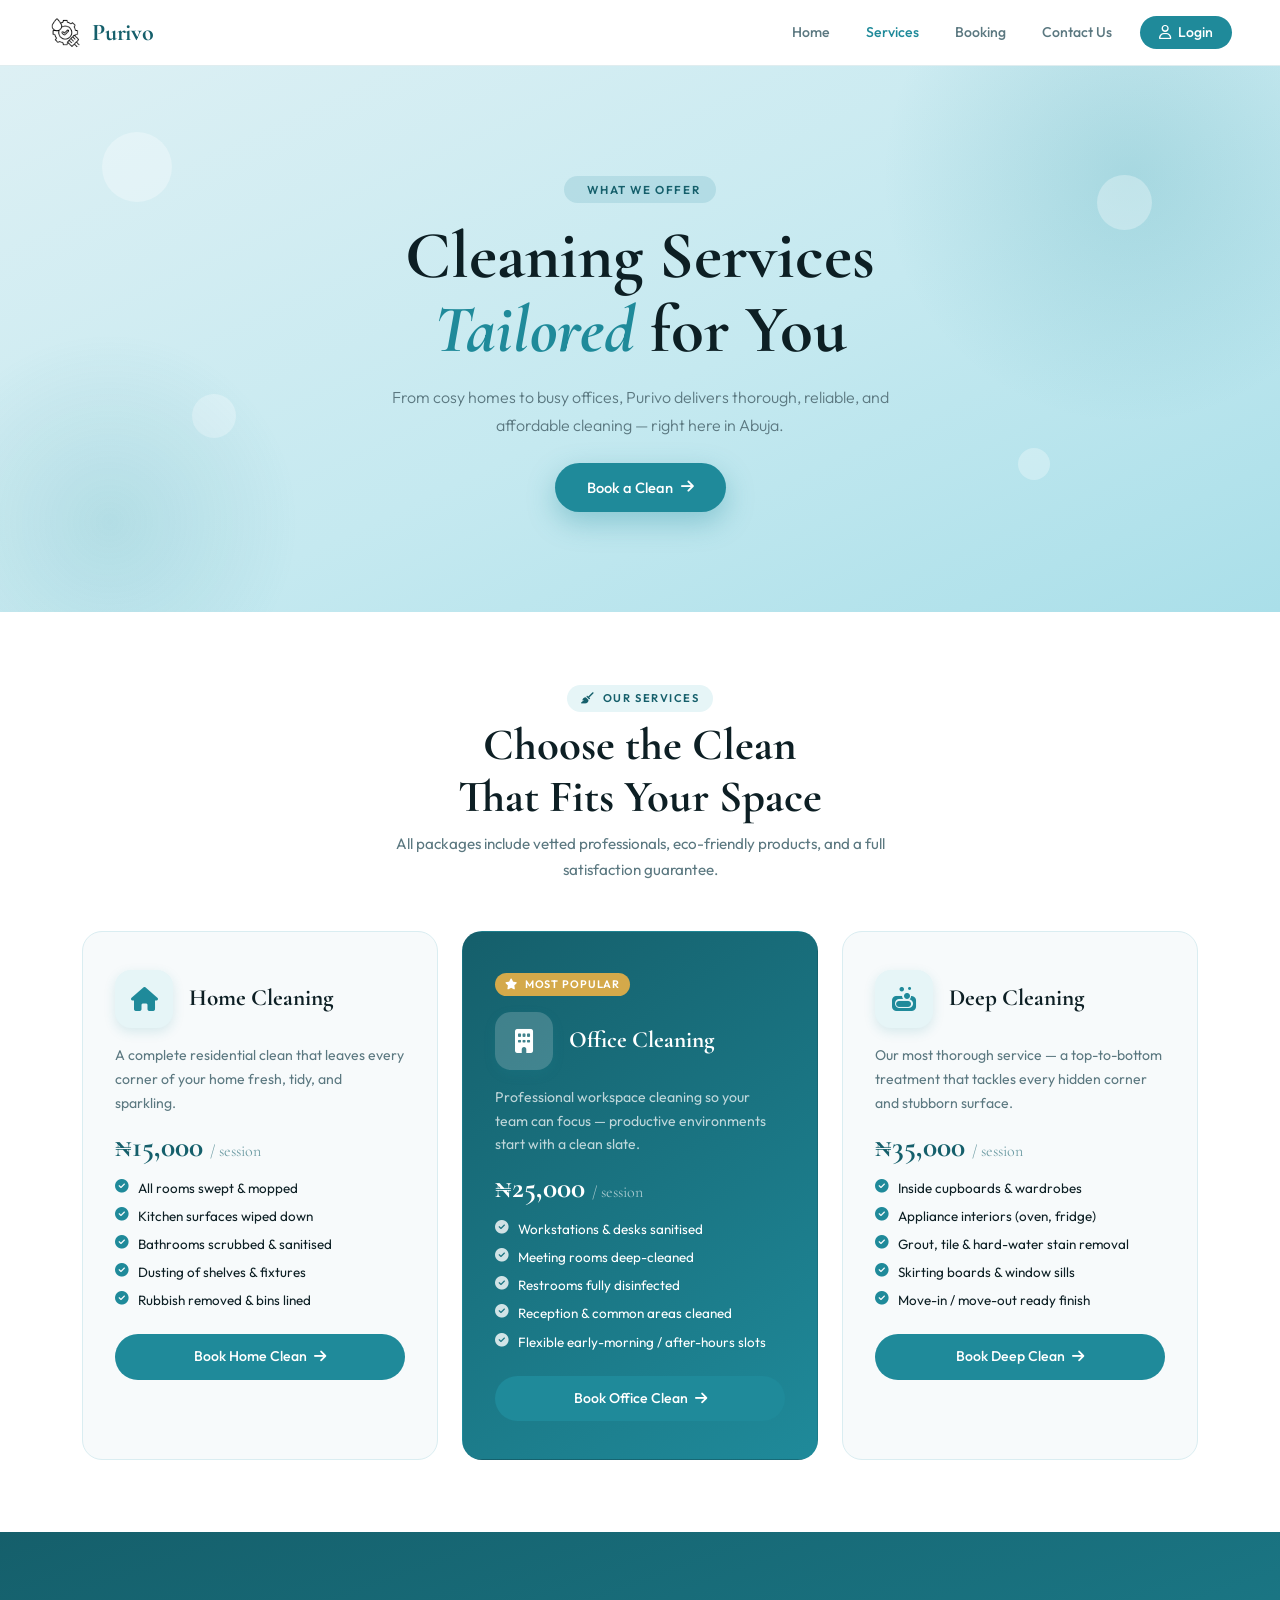
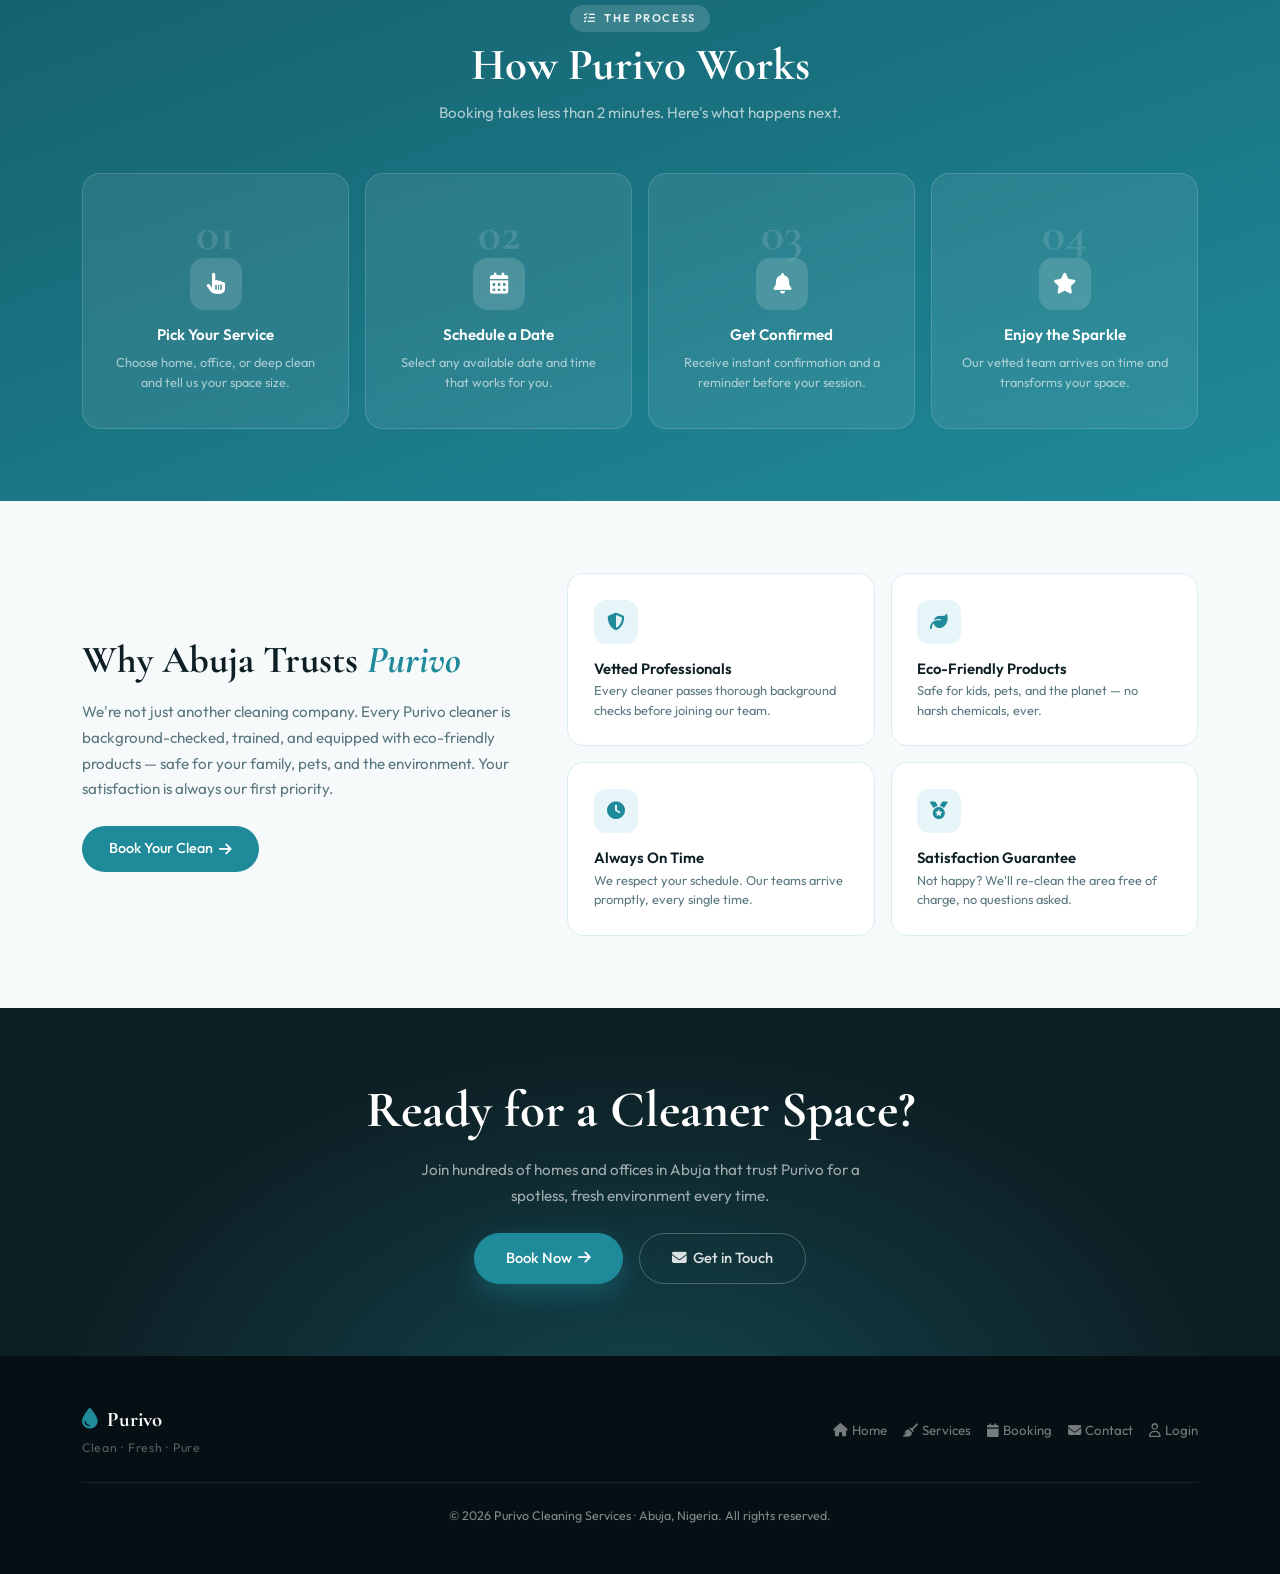
<file: Services.html>
<!DOCTYPE html>
<html lang="en">
<head>
  <meta charset="UTF-8" />
  <meta name="viewport" content="width=device-width, initial-scale=1.0"/>
  <title>Our Services – Purivo Cleaning</title>

  <!-- Bootstrap 5 -->
  <link href="https://cdn.jsdelivr.net/npm/bootstrap@5.3.0/dist/css/bootstrap.min.css" rel="stylesheet"/>
  <!-- Font Awesome 6 -->
  <link href="https://cdnjs.cloudflare.com/ajax/libs/font-awesome/6.5.0/css/all.min.css" rel="stylesheet"/>
  <!-- Google Fonts -->
  <link href="https://fonts.googleapis.com/css2?family=Cormorant+Garamond:ital,wght@0,500;0,700;1,500&family=Outfit:wght@300;400;500;600&display=swap" rel="stylesheet"/>

  <style>
    /* ── BRAND TOKENS ── */
    :root {
      --teal:      #1f8a9a;
      --teal-dark: #155f6b;
      --teal-pale: #e6f5f7;
      --teal-mid:  #a8dce4;
      --ink:       #0d1f24;
      --muted:     #5b7880;
      --cream:     #f7fafb;
      --gold:      #d4a94a;
    }

    html { scroll-behavior: smooth; }
    body { font-family: 'Outfit', sans-serif; color: var(--ink); overflow-x: hidden; }

    /* ── NAV ── */
    .navbar {
      height: 66px;
      backdrop-filter: blur(14px);
      background: rgba(255,255,255,.92) !important;
      border-bottom: 1px solid #e0edef;
    }
    .navbar-brand {
      font-family: 'Cormorant Garamond', serif;
      font-size: 1.5rem; font-weight: 700;
      color: var(--teal-dark) !important; letter-spacing: -.01em;
    }
    .navbar-brand img { width: 36px; height: 36px; border-radius: 50%; }
    .nav-link { font-size: .88rem; font-weight: 500; color: var(--muted) !important; transition: color .2s; }
    .nav-link:hover, .nav-link.active { color: var(--teal) !important; }
    .nav-login {
      background: var(--teal) !important; color: #fff !important;
      border-radius: 100px; padding: .4rem 1.2rem !important;
      transition: background .2s !important;
    }
    .nav-login:hover { background: var(--teal-dark) !important; }

    /* ── HERO ── */
    .hero {
      position: relative; overflow: hidden;
      padding: 110px 0 100px;
      background: linear-gradient(155deg, #ddf0f4 0%, #c5e9f0 55%, #aadfe9 100%);
    }
    .hero::before {
      content: ''; position: absolute;
      width: 500px; height: 500px; border-radius: 50%;
      background: radial-gradient(circle, rgba(31,138,154,.18) 0%, transparent 70%);
      top: -140px; right: -100px; pointer-events: none;
    }
    .hero::after {
      content: ''; position: absolute;
      width: 380px; height: 380px; border-radius: 50%;
      background: radial-gradient(circle, rgba(31,138,154,.13) 0%, transparent 70%);
      bottom: -100px; left: -80px; pointer-events: none;
    }
    .bubble {
      position: absolute; border-radius: 50%;
      background: rgba(255,255,255,.3);
      animation: float 7s ease-in-out infinite;
      pointer-events: none;
    }
    .b1{width:70px;height:70px;top:12%;left:8%;animation-delay:0s}
    .b2{width:44px;height:44px;top:60%;left:15%;animation-delay:1.5s}
    .b3{width:55px;height:55px;top:20%;right:10%;animation-delay:3s}
    .b4{width:32px;height:32px;top:70%;right:18%;animation-delay:2s}
    @keyframes float {
      0%,100%{transform:translateY(0) scale(1)}
      50%{transform:translateY(-18px) scale(1.05)}
    }
    .hero-label {
      display: inline-block;
      background: rgba(31,138,154,.14); color: var(--teal-dark);
      font-size: .72rem; font-weight: 600; letter-spacing: .14em; text-transform: uppercase;
      padding: 5px 16px; border-radius: 100px;
      animation: fadeUp .6s ease both;
    }
    .hero h1 {
      font-family: 'Cormorant Garamond', serif;
      font-size: clamp(2.6rem, 5.5vw, 4.2rem);
      font-weight: 700; line-height: 1.1; color: var(--ink);
      animation: fadeUp .7s .1s ease both;
    }
    .hero h1 em { color: var(--teal); font-style: italic; }
    .hero .sub {
      color: var(--muted); font-weight: 300; line-height: 1.75; font-size: 1rem;
      animation: fadeUp .7s .2s ease both;
    }
    .hero-cta {
      display: inline-flex; align-items: center; gap: 8px;
      background: var(--teal); color: #fff !important;
      text-decoration: none; padding: .85rem 2rem;
      border-radius: 100px; font-weight: 500; font-size: .92rem;
      box-shadow: 0 10px 28px rgba(31,138,154,.35);
      transition: transform .25s, box-shadow .25s;
      animation: fadeUp .7s .3s ease both;
    }
    .hero-cta:hover { transform: translateY(-3px); box-shadow: 0 16px 36px rgba(31,138,154,.4); }
    @keyframes fadeUp {
      from{opacity:0;transform:translateY(22px)}
      to{opacity:1;transform:translateY(0)}
    }

    /* ── SECTION LABELS ── */
    .sec-tag {
      display: inline-block;
      background: var(--teal-pale); color: var(--teal-dark);
      font-size: .7rem; font-weight: 600; letter-spacing: .14em; text-transform: uppercase;
      padding: 5px 14px; border-radius: 100px;
    }
    .sec-title {
      font-family: 'Cormorant Garamond', serif;
      font-size: clamp(1.9rem, 3.5vw, 3rem); font-weight: 700;
      color: var(--ink); line-height: 1.15;
    }
    .sec-sub { color: var(--muted); font-size: .95rem; line-height: 1.7; }

    /* ── SERVICE CARDS ── */
    .service-card {
      background: var(--cream);
      border: 1.5px solid #daedf1 !important;
      border-radius: 20px !important;
      padding: 2.4rem 2rem;
      position: relative; overflow: hidden;
      transition: transform .3s, box-shadow .3s, border-color .3s;
      height: 100%;
    }
    .service-card:hover {
      transform: translateY(-8px);
      box-shadow: 0 20px 50px rgba(31,138,154,.14) !important;
      border-color: var(--teal-mid) !important;
    }
    .card-accent {
      position: absolute; top: 0; left: 0; right: 0; height: 4px;
      background: linear-gradient(90deg, var(--teal), var(--teal-dark));
      border-radius: 20px 20px 0 0;
      transform: scaleX(0); transform-origin: left;
      transition: transform .35s ease;
    }
    .service-card:hover .card-accent { transform: scaleX(1); }

    /* Featured card */
    .service-card.featured {
      background: linear-gradient(145deg, var(--teal-dark) 0%, var(--teal) 100%);
      border-color: transparent !important;
    }
    .service-card.featured .card-title,
    .service-card.featured .price { color: #fff; }
    .service-card.featured .card-text { color: rgba(255,255,255,.72); }
    .service-card.featured .feat-item { color: #fff; }
    .service-card.featured .feat-item .fa-circle-check { color: rgba(255,255,255,.8); }
    .service-card.featured .card-btn { background:var(--teal); color:#fff; }
    .service-card.featured .card-btn:hover { background: var(--teal-dark); }
    .service-card.featured .pop-badge { display: inline-block; }
    .service-card.featured .card-accent { background: rgba(255,255,255,.3); }
    .service-card.featured .icon-wrap { background: rgba(255,255,255,.18); color: #fff; }

    .pop-badge {
      display: none;
      background: var(--gold); color: #fff;
      font-size: .68rem; font-weight: 600; letter-spacing: .08em; text-transform: uppercase;
      padding: 3px 10px; border-radius: 100px;
    }

    /* Icon wrap */
    .icon-wrap {
      width: 58px; height: 58px; border-radius: 16px;
      background: var(--teal-pale); color: var(--teal);
      display: flex; align-items: center; justify-content: center;
      font-size: 1.5rem;
      box-shadow: 0 4px 12px rgba(31,138,154,.15);
      flex-shrink: 0;
    }

    .card-title {
      font-family: 'Cormorant Garamond', serif;
      font-size: 1.45rem; font-weight: 700; color: var(--ink);
    }
    .card-text { color: var(--muted); font-size: .88rem; line-height: 1.7; }
    .price {
      font-family: 'Cormorant Garamond', serif;
      font-size: 1.85rem; font-weight: 700; color: var(--teal-dark); line-height: 1;
    }
    .price span { font-size: 1rem; font-weight: 400; opacity: .6; }

    /* Feature list */
    .feat-list { list-style: none; padding: 0; margin: 0; }
    .feat-item {
      font-size: .84rem; color: var(--ink);
      display: flex; align-items: flex-start; gap: 9px;
      margin-bottom: .5rem;
    }
    .feat-item .fa-circle-check { color: var(--teal); font-size: .85rem; margin-top: 2px; flex-shrink: 0; }

    .card-btn {
      display: block; width: 100%; text-align: center;
      background: var(--teal); color: #fff !important;
      text-decoration: none; padding: .75rem 1rem;
      border-radius: 100px; font-weight: 500; font-size: .88rem;
      transition: background .2s, transform .2s;
    }
    .card-btn:hover { background: var(--teal-dark); transform: scale(1.02); }

    /* ── HOW IT WORKS ── */
    .how-section {
      background: linear-gradient(160deg, var(--teal-dark) 0%, #1f8a9a 100%);
    }
    .how-section .sec-tag { background: rgba(255,255,255,.15); color: rgba(255,255,255,.9); }
    .how-section .sec-title { color: #fff; }
    .how-section .sec-sub { color: rgba(255,255,255,.65); }

    .step-card {
      text-align: center; padding: 2.2rem 1.4rem;
      background: rgba(255,255,255,.08);
      border: 1px solid rgba(255,255,255,.14) !important;
      border-radius: 18px !important; backdrop-filter: blur(6px);
      transition: background .3s, transform .3s;
      height: 100%;
    }
    .step-card:hover { background: rgba(255,255,255,.16); transform: translateY(-5px); }
    .step-num {
      font-family: 'Cormorant Garamond', serif;
      font-size: 3rem; font-weight: 700;
      color: rgba(255,255,255,.13); line-height: 1;
    }
    .step-icon {
      width: 52px; height: 52px; border-radius: 14px;
      background: rgba(255,255,255,.15);
      display: flex; align-items: center; justify-content: center;
      font-size: 1.3rem; color: #fff; margin: 0 auto;
    }
    .step-card h4 { font-size: .95rem; font-weight: 600; color: #fff; }
    .step-card p { font-size: .8rem; color: rgba(255,255,255,.6); line-height: 1.6; }

    /* ── WHY PURIVO ── */
    .why-section { background: var(--cream); }
    .why-title {
      font-family: 'Cormorant Garamond', serif;
      font-size: clamp(1.8rem,3vw,2.7rem); font-weight: 700;
      color: var(--ink); line-height: 1.2;
    }
    .why-title em { color: var(--teal); font-style: italic; }
    .why-link {
      display: inline-flex; align-items: center; gap: 6px;
      background: var(--teal); color: #fff !important;
      text-decoration: none; padding: .75rem 1.7rem;
      border-radius: 100px; font-weight: 500; font-size: .9rem;
      transition: background .2s;
    }
    .why-link:hover { background: var(--teal-dark); }

    .perk-card {
      background: #fff; border: 1.5px solid #daedf1 !important;
      border-radius: 16px !important; padding: 1.6rem;
      transition: box-shadow .3s, transform .3s; height: 100%;
    }
    .perk-card:hover { box-shadow: 0 8px 28px rgba(31,138,154,.12); transform: translateY(-3px); }
    .perk-icon {
      width: 44px; height: 44px; border-radius: 12px;
      background: var(--teal-pale); color: var(--teal);
      display: flex; align-items: center; justify-content: center;
      font-size: 1.1rem;
    }
    .perk-card h4 { font-size: .93rem; font-weight: 600; color: var(--ink); }
    .perk-card p { font-size: .8rem; color: var(--muted); line-height: 1.5; }

    /* ── CTA ── */
    .cta-section {
      background: var(--ink);
      position: relative; overflow: hidden;
    }
    .cta-section::before {
      content: ''; position: absolute; inset: 0;
      background: radial-gradient(ellipse at 50% 120%, rgba(31,138,154,.35) 0%, transparent 65%);
      pointer-events: none;
    }
    .cta-section h2 {
      font-family: 'Cormorant Garamond', serif;
      font-size: clamp(2rem,4vw,3.2rem); font-weight: 700; color: #fff;
    }
    .cta-section p { color: rgba(255,255,255,.6); font-size: .95rem; line-height: 1.7; }
    .btn-teal {
      background: var(--teal); color: #fff !important;
      text-decoration: none; padding: .85rem 2rem;
      border-radius: 100px; font-weight: 500; font-size: .92rem;
      box-shadow: 0 10px 28px rgba(31,138,154,.4);
      transition: transform .25s, box-shadow .25s;
      display: inline-flex; align-items: center; gap: 6px;
    }
    .btn-teal:hover { transform: translateY(-3px); box-shadow: 0 16px 36px rgba(31,138,154,.5); }
    .btn-ghost {
      border: 1.5px solid rgba(255,255,255,.25); color: rgba(255,255,255,.85) !important;
      text-decoration: none; padding: .85rem 2rem;
      border-radius: 100px; font-weight: 500; font-size: .92rem;
      transition: border-color .2s, color .2s;
      display: inline-flex; align-items: center; gap: 6px;
    }
    .btn-ghost:hover { border-color: rgba(255,255,255,.6); color: #fff !important; }

    /* ── FOOTER ── */
    .site-footer { background: #061014; color: rgba(255,255,255,.5); }
    .f-logo { font-family: 'Cormorant Garamond',serif; font-size:1.3rem; font-weight:700; color:#fff; }
    .f-tag  { font-size:.77rem; color:rgba(255,255,255,.32); letter-spacing:.06em; }
    .f-links a { text-decoration:none; font-size:.83rem; color:rgba(255,255,255,.45); transition:color .2s; }
    .f-links a:hover { color:#fff; }
    .f-copy { font-size:.78rem; }
  </style>
</head>
<body>

<!-- ── NAV ── -->
<nav class="navbar navbar-expand-md sticky-top px-4 px-lg-5">
  <a href="index.html" class="navbar-brand d-flex align-items-center gap-2">
    <img src="asset/img/8232913-200.png" alt="Purivo Logo"/>
    Purivo
  </a>
  <button class="navbar-toggler border-0 shadow-none" type="button"
    data-bs-toggle="collapse" data-bs-target="#navMenu" aria-label="Toggle navigation">
    <span class="navbar-toggler-icon"></span>
  </button>
  <div class="collapse navbar-collapse justify-content-end" id="navMenu">
    <ul class="navbar-nav align-items-md-center gap-1 py-3 py-md-0">
      <li class="nav-item"><a href="index.html" class="nav-link px-3">Home</a></li>
      <li class="nav-item"><a href="services.html" class="nav-link px-3 active">Services</a></li>
      <li class="nav-item"><a href="booking.html" class="nav-link px-3">Booking</a></li>
      <li class="nav-item"><a href="Contact.html" class="nav-link px-3">Contact Us</a></li>
      <li class="nav-item ms-md-2">
        <a href="login.html" class="nav-link nav-login">
          <i class="fa-regular fa-user me-1"></i> Login
        </a>
      </li>
    </ul>
  </div>
</nav>

<!-- ── HERO ── -->
<section class="hero text-center">
  <div class="bubble b1"></div>
  <div class="bubble b2"></div>
  <div class="bubble b3"></div>
  <div class="bubble b4"></div>
  <div class="container position-relative">
    <div class="hero-label mb-3">
      <i class="fa-solid fa-sparkles me-1"></i> What We Offer
    </div>
    <h1 class="mb-3">Cleaning Services<br><em>Tailored</em> for You</h1>
    <p class="sub mx-auto mb-4" style="max-width:520px;">
      From cosy homes to busy offices, Purivo delivers thorough, reliable, and affordable cleaning — right here in Abuja.
    </p>
    <a href="booking.html" class="hero-cta">
      Book a Clean <i class="fa-solid fa-arrow-right"></i>
    </a>
  </div>
</section>

<!-- ── SERVICE CARDS ── -->
<section class="py-5 bg-white">
  <div class="container py-4">
    <div class="text-center mb-5">
      <span class="sec-tag"><i class="fa-solid fa-broom me-1"></i> Our Services</span>
      <h2 class="sec-title mt-2 mb-2">Choose the Clean<br>That Fits Your Space</h2>
      <p class="sec-sub mx-auto" style="max-width:500px;">
        All packages include vetted professionals, eco-friendly products, and a full satisfaction guarantee.
      </p>
    </div>

    <div class="row g-4 justify-content-center">

      <!-- Home Cleaning -->
      <div class="col-12 col-md-6 col-lg-4">
        <div class="service-card">
          <div class="card-accent"></div>
          <div class="d-flex align-items-center gap-3 mb-3">
            <div class="icon-wrap"><i class="fa-solid fa-house"></i></div>
            <h3 class="card-title mb-0">Home Cleaning</h3>
          </div>
          <p class="card-text mb-3">A complete residential clean that leaves every corner of your home fresh, tidy, and sparkling.</p>
          <div class="price mb-3">₦15,000 <span>/ session</span></div>
          <ul class="feat-list mb-4">
            <li class="feat-item"><i class="fa-solid fa-circle-check"></i> All rooms swept &amp; mopped</li>
            <li class="feat-item"><i class="fa-solid fa-circle-check"></i> Kitchen surfaces wiped down</li>
            <li class="feat-item"><i class="fa-solid fa-circle-check"></i> Bathrooms scrubbed &amp; sanitised</li>
            <li class="feat-item"><i class="fa-solid fa-circle-check"></i> Dusting of shelves &amp; fixtures</li>
            <li class="feat-item"><i class="fa-solid fa-circle-check"></i> Rubbish removed &amp; bins lined</li>
          </ul>
          <a href="booking.html" class="card-btn">
            Book Home Clean <i class="fa-solid fa-arrow-right ms-1"></i>
          </a>
        </div>
      </div>

      <!-- Office Cleaning (featured) -->
      <div class="col-12 col-md-6 col-lg-4">
        <div class="service-card featured">
          <div class="card-accent"></div>
          <span class="pop-badge mb-3"><i class="fa-solid fa-star me-1"></i> Most Popular</span>
          <div class="d-flex align-items-center gap-3 mb-3">
            <div class="icon-wrap"><i class="fa-solid fa-building"></i></div>
            <h3 class="card-title mb-0">Office Cleaning</h3>
          </div>
          <p class="card-text mb-3">Professional workspace cleaning so your team can focus — productive environments start with a clean slate.</p>
          <div class="price mb-3">₦25,000 <span>/ session</span></div>
          <ul class="feat-list mb-4">
            <li class="feat-item"><i class="fa-solid fa-circle-check"></i> Workstations &amp; desks sanitised</li>
            <li class="feat-item"><i class="fa-solid fa-circle-check"></i> Meeting rooms deep-cleaned</li>
            <li class="feat-item"><i class="fa-solid fa-circle-check"></i> Restrooms fully disinfected</li>
            <li class="feat-item"><i class="fa-solid fa-circle-check"></i> Reception &amp; common areas cleaned</li>
            <li class="feat-item"><i class="fa-solid fa-circle-check"></i> Flexible early-morning / after-hours slots</li>
          </ul>
          <a href="booking.html" class="card-btn">
            Book Office Clean <i class="fa-solid fa-arrow-right ms-1"></i>
          </a>
        </div>
      </div>

      <!-- Deep Cleaning -->
      <div class="col-12 col-md-6 col-lg-4">
        <div class="service-card">
          <div class="card-accent"></div>
          <div class="d-flex align-items-center gap-3 mb-3">
            <div class="icon-wrap"><i class="fa-solid fa-soap"></i></div>
            <h3 class="card-title mb-0">Deep Cleaning</h3>
          </div>
          <p class="card-text mb-3">Our most thorough service — a top-to-bottom treatment that tackles every hidden corner and stubborn surface.</p>
          <div class="price mb-3">₦35,000 <span>/ session</span></div>
          <ul class="feat-list mb-4">
            <li class="feat-item"><i class="fa-solid fa-circle-check"></i> Inside cupboards &amp; wardrobes</li>
            <li class="feat-item"><i class="fa-solid fa-circle-check"></i> Appliance interiors (oven, fridge)</li>
            <li class="feat-item"><i class="fa-solid fa-circle-check"></i> Grout, tile &amp; hard-water stain removal</li>
            <li class="feat-item"><i class="fa-solid fa-circle-check"></i> Skirting boards &amp; window sills</li>
            <li class="feat-item"><i class="fa-solid fa-circle-check"></i> Move-in / move-out ready finish</li>
          </ul>
          <a href="booking.html" class="card-btn">
            Book Deep Clean <i class="fa-solid fa-arrow-right ms-1"></i>
          </a>
        </div>
      </div>

    </div>
  </div>
</section>

<!-- ── HOW IT WORKS ── -->
<section class="how-section py-5">
  <div class="container py-4">
    <div class="text-center mb-5">
      <span class="sec-tag"><i class="fa-solid fa-list-check me-1"></i> The Process</span>
      <h2 class="sec-title mt-2 mb-2">How Purivo Works</h2>
      <p class="sec-sub mx-auto" style="max-width:460px;">Booking takes less than 2 minutes. Here's what happens next.</p>
    </div>
    <div class="row g-3 justify-content-center">

      <div class="col-6 col-md-3">
        <div class="step-card">
          <div class="step-num">01</div>
          <div class="step-icon mb-3"><i class="fa-solid fa-hand-pointer"></i></div>
          <h4 class="mb-2">Pick Your Service</h4>
          <p class="mb-0">Choose home, office, or deep clean and tell us your space size.</p>
        </div>
      </div>

      <div class="col-6 col-md-3">
        <div class="step-card">
          <div class="step-num">02</div>
          <div class="step-icon mb-3"><i class="fa-solid fa-calendar-days"></i></div>
          <h4 class="mb-2">Schedule a Date</h4>
          <p class="mb-0">Select any available date and time that works for you.</p>
        </div>
      </div>

      <div class="col-6 col-md-3">
        <div class="step-card">
          <div class="step-num">03</div>
          <div class="step-icon mb-3"><i class="fa-solid fa-bell"></i></div>
          <h4 class="mb-2">Get Confirmed</h4>
          <p class="mb-0">Receive instant confirmation and a reminder before your session.</p>
        </div>
      </div>

      <div class="col-6 col-md-3">
        <div class="step-card">
          <div class="step-num">04</div>
          <div class="step-icon mb-3"><i class="fa-solid fa-star"></i></div>
          <h4 class="mb-2">Enjoy the Sparkle</h4>
          <p class="mb-0">Our vetted team arrives on time and transforms your space.</p>
        </div>
      </div>

    </div>
  </div>
</section>

<!-- ── WHY PURIVO ── -->
<section class="why-section py-5">
  <div class="container py-4">
    <div class="row g-5 align-items-center">

      <div class="col-12 col-lg-5">
        <h2 class="why-title mb-3">Why Abuja Trusts <em>Purivo</em></h2>
        <p class="sec-sub mb-4">
          We're not just another cleaning company. Every Purivo cleaner is background-checked, trained, and equipped with eco-friendly products — safe for your family, pets, and the environment. Your satisfaction is always our first priority.
        </p>
        <a href="booking.html" class="why-link">
          Book Your Clean <i class="fa-solid fa-arrow-right"></i>
        </a>
      </div>

      <div class="col-12 col-lg-7">
        <div class="row g-3">
          <div class="col-6">
            <div class="perk-card">
              <div class="perk-icon mb-3"><i class="fa-solid fa-shield-halved"></i></div>
              <h4 class="mb-1">Vetted Professionals</h4>
              <p class="mb-0">Every cleaner passes thorough background checks before joining our team.</p>
            </div>
          </div>
          <div class="col-6">
            <div class="perk-card">
              <div class="perk-icon mb-3"><i class="fa-solid fa-leaf"></i></div>
              <h4 class="mb-1">Eco-Friendly Products</h4>
              <p class="mb-0">Safe for kids, pets, and the planet — no harsh chemicals, ever.</p>
            </div>
          </div>
          <div class="col-6">
            <div class="perk-card">
              <div class="perk-icon mb-3"><i class="fa-solid fa-clock"></i></div>
              <h4 class="mb-1">Always On Time</h4>
              <p class="mb-0">We respect your schedule. Our teams arrive promptly, every single time.</p>
            </div>
          </div>
          <div class="col-6">
            <div class="perk-card">
              <div class="perk-icon mb-3"><i class="fa-solid fa-medal"></i></div>
              <h4 class="mb-1">Satisfaction Guarantee</h4>
              <p class="mb-0">Not happy? We'll re-clean the area free of charge, no questions asked.</p>
            </div>
          </div>
        </div>
      </div>

    </div>
  </div>
</section>

<!-- ── CTA BANNER ── -->
<section class="cta-section text-center py-5">
  <div class="container py-4 position-relative">
    <h2 class="mb-3">Ready for a Cleaner Space?</h2>
    <p class="mx-auto mb-4" style="max-width:460px;">
      Join hundreds of homes and offices in Abuja that trust Purivo for a spotless, fresh environment every time.
    </p>
    <div class="d-flex gap-3 justify-content-center flex-wrap">
      <a href="booking.html" class="btn-teal">
        Book Now <i class="fa-solid fa-arrow-right"></i>
      </a>
      <a href="Contact.html" class="btn-ghost">
        <i class="fa-solid fa-envelope"></i> Get in Touch
      </a>
    </div>
  </div>
</section>

<!-- ── FOOTER ── -->
<footer class="site-footer py-5">
  <div class="container">
    <div class="d-flex flex-wrap align-items-center justify-content-between gap-3 pb-4 mb-4"
         style="border-bottom:1px solid rgba(255,255,255,.08);">
      <div>
        <div class="f-logo"><i class="fa-solid fa-droplet me-1" style="color:var(--teal);"></i> Purivo</div>
        <div class="f-tag mt-1">Clean · Fresh · Pure</div>
      </div>
      <div class="f-links d-flex flex-wrap gap-3">
        <a href="index.html"><i class="fa-solid fa-house me-1"></i>Home</a>
        <a href="services.html"><i class="fa-solid fa-broom me-1"></i>Services</a>
        <a href="booking.html"><i class="fa-solid fa-calendar me-1"></i>Booking</a>
        <a href="Contact.html"><i class="fa-solid fa-envelope me-1"></i>Contact</a>
        <a href="login.html"><i class="fa-regular fa-user me-1"></i>Login</a>
      </div>
    </div>
    <p class="f-copy text-center mb-0">© 2026 Purivo Cleaning Services · Abuja, Nigeria. All rights reserved.</p>
  </div>
</footer>

<!-- Bootstrap JS -->
<script src="https://cdn.jsdelivr.net/npm/bootstrap@5.3.0/dist/js/bootstrap.bundle.min.js"></script>
</body>
</html>
</file>
<file: asset/css/style.css>
/* Hero section */
/* main {
    background-image: url(../img/clean.jpg);
    background-repeat: no-repeat;
    background-size: cover;
    background-position: center top;
    min-height: 95vh;
} */

/* Footer background color */
.footer-bg {
    background: #061014; color: rgba(255,255,255,.5); 
    font-family: 'Cormorant Garamond',serif; font-size:1.3rem; font-weight:700; color:#fff; 
     font-size:.77rem; color:rgba(255,255,255,.32); letter-spacing:.06em; 
    text-decoration:none; font-size:.83rem; color:rgba(255,255,255,.45); transition:color .2s; 
   
}

/* Footer link hover */
.footer-link:hover {
    color: white !important;
    text-decoration: underline !important;
}

/* Nav link hover */
.nav-link:hover {
    color: #fff !important;
}
.nav-item a{
    color:#5b7880 !important;
}

/* Book Now button hover */
.btn-primary:hover {
    background-color: darkgreen !important;
}
.d-flex a{
    text-decoration: none;
    color: white;
}
.nav-link:hover, .nav-link.active { color: #1f8a9a !important; }
   .navbar {
      height: 66px;
      backdrop-filter: blur(14px);
      background: rgba(255,255,255,.92) !important;
      border-bottom: 1px solid #e0edef;
    }
</file>
